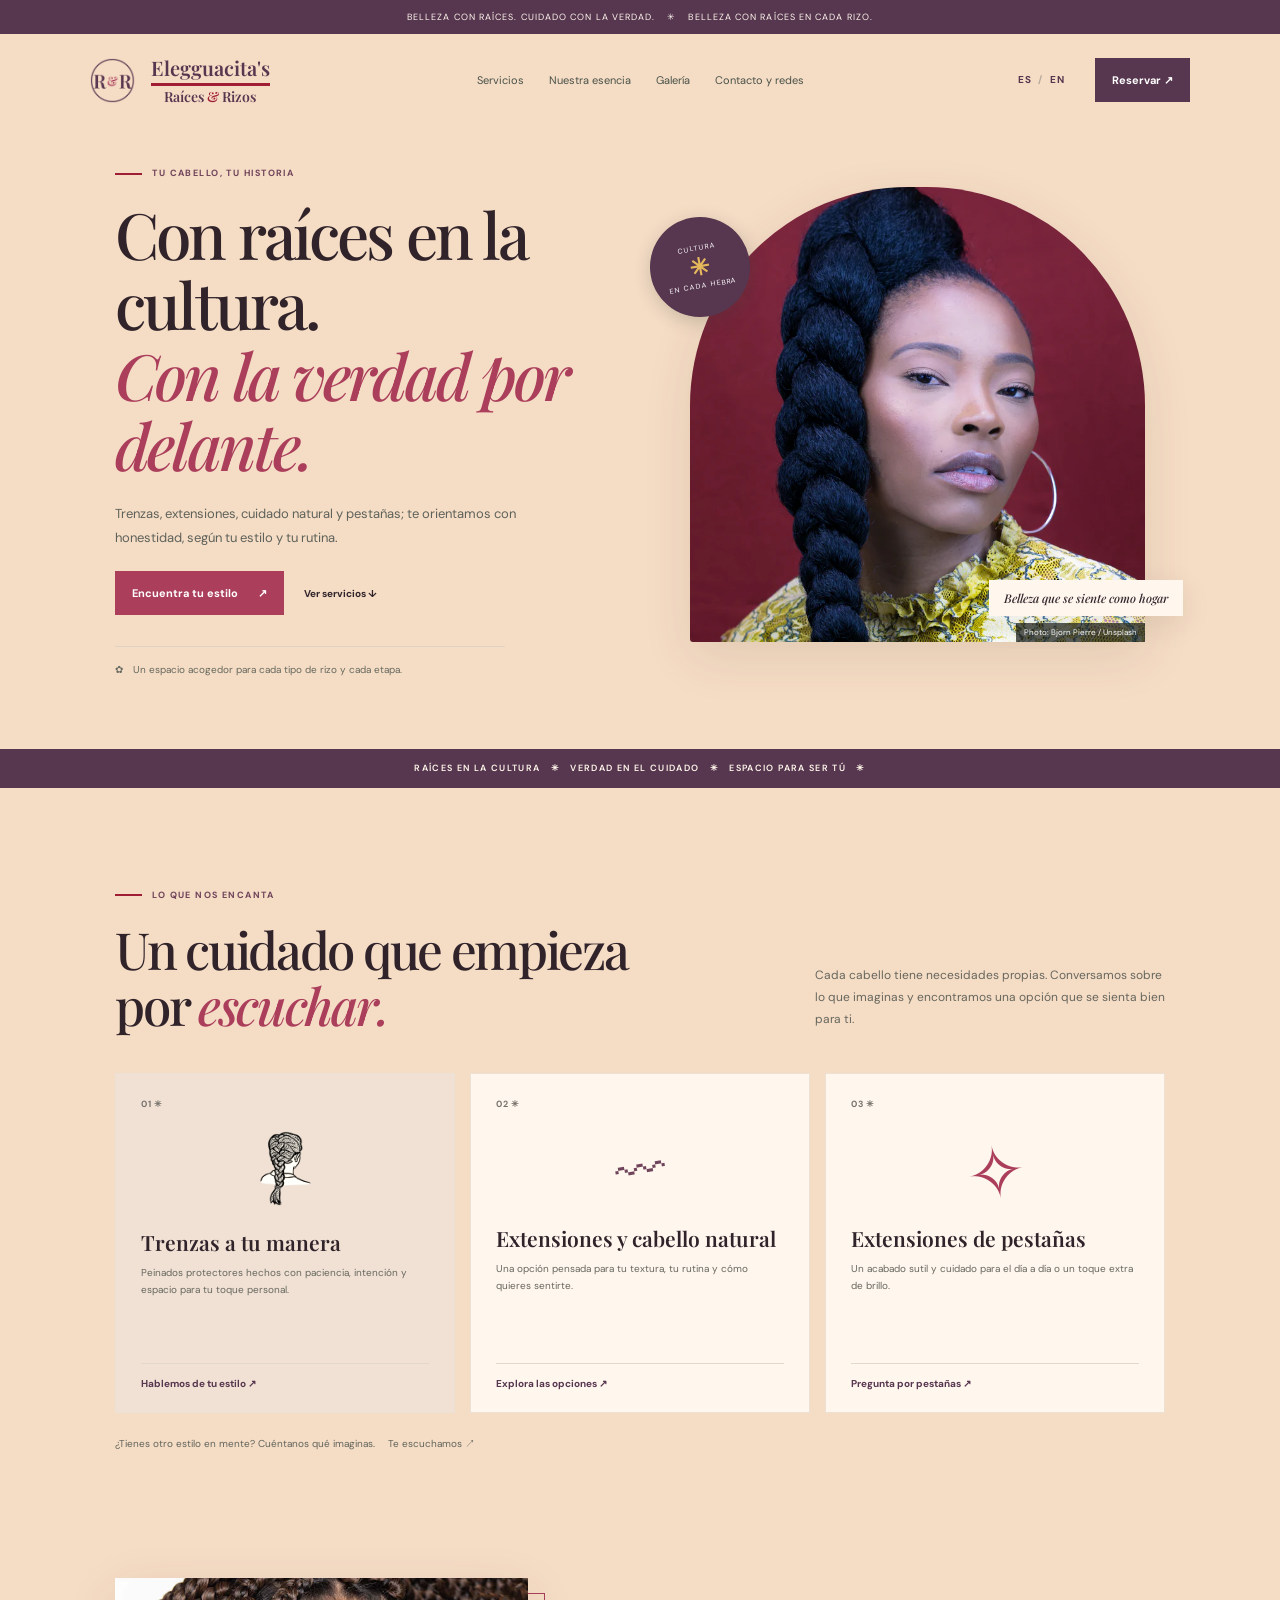
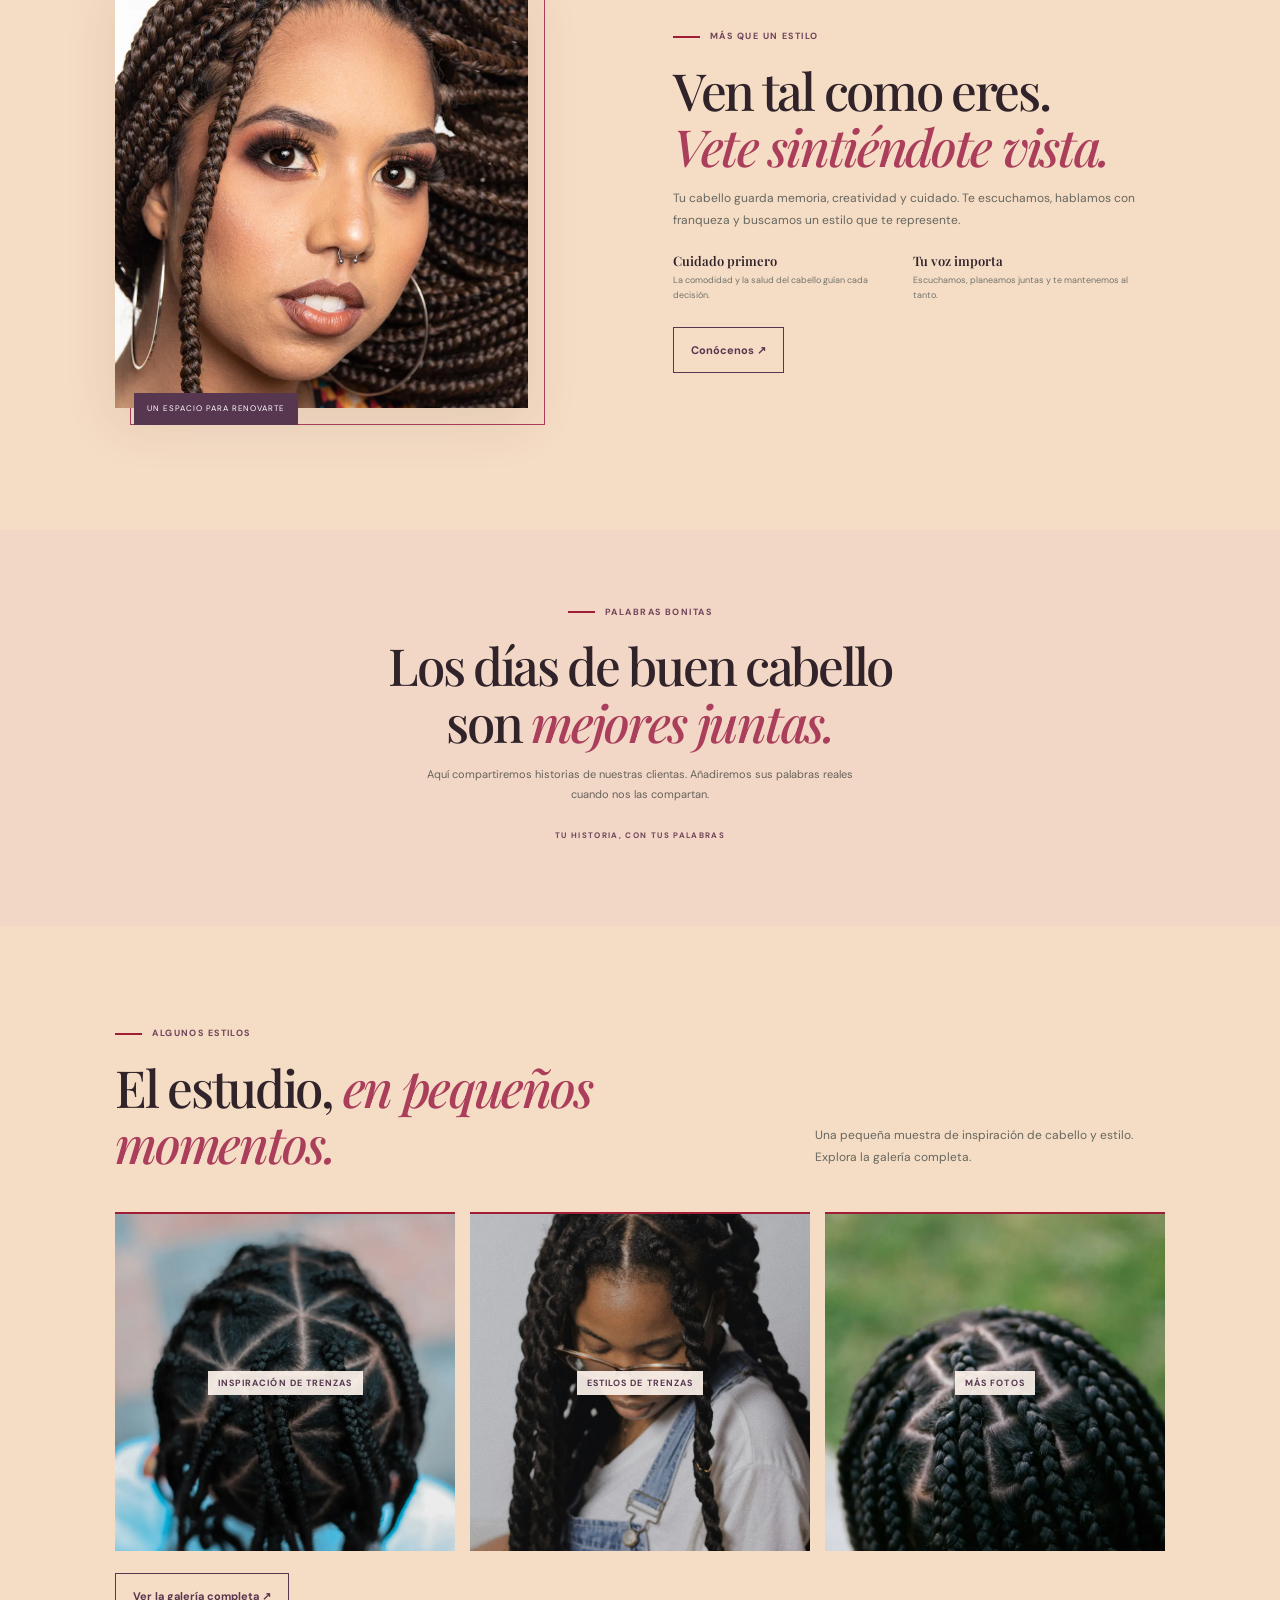
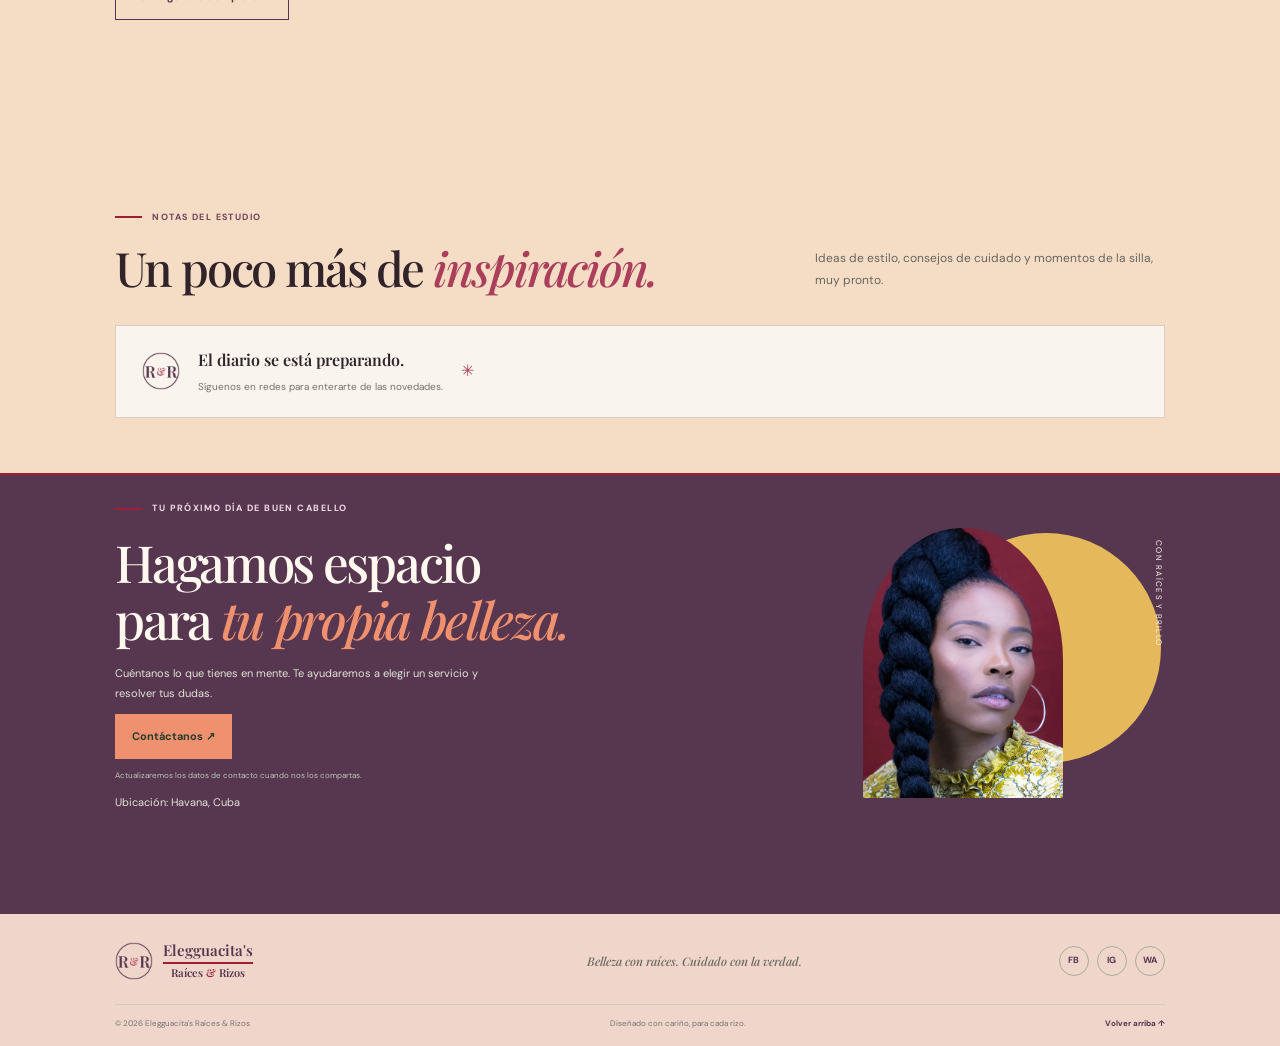
<file: index.html>
<!doctype html>
<html lang="es"><head><meta charset="utf-8"><meta name="viewport" content="width=device-width,initial-scale=1"><meta name="theme-color" content="#F5DCC5"><link rel="icon" type="image/png" sizes="64x64" href="assets/favicon.png"><meta name="description" content="Trenzas, extensiones, cuidado del cabello natural y pestañas en La Habana, Cuba. Belleza con raíces, orientación honesta y un estilo que se siente tuyo.">
<link rel="canonical" href="https://elegguacitas.github.io/">
<meta property="og:type" content="website">
<meta property="og:locale" content="es_CU">
<meta property="og:locale:alternate" content="en_US">
<meta property="og:site_name" content="Elegguacita's Raíces &amp; Rizos">
<meta property="og:title" content="Elegguacita's Raíces &amp; Rizos | Trenzas y belleza en La Habana">
<meta property="og:description" content="Trenzas, extensiones, cuidado del cabello natural y pestañas en La Habana, Cuba. Belleza con raíces, orientación honesta y un estilo que se siente tuyo.">
<meta property="og:url" content="https://elegguacitas.github.io/">
<meta property="og:image" content="https://images.unsplash.com/photo-1641522682563-850550dff807?auto=format&amp;fit=crop&amp;w=1200&amp;h=630&amp;q=85">
<meta property="og:image:alt" content="Fotografía real de una mujer con trenzas largas, como inspiración de estilo para Elegguacita's Raíces &amp; Rizos.">
<meta name="twitter:card" content="summary_large_image">
<meta name="twitter:title" content="Elegguacita's Raíces &amp; Rizos | Trenzas y belleza en La Habana">
<meta name="twitter:description" content="Trenzas, extensiones, cuidado del cabello natural y pestañas en La Habana, Cuba.">
<meta name="twitter:image" content="https://images.unsplash.com/photo-1641522682563-850550dff807?auto=format&amp;fit=crop&amp;w=1200&amp;h=630&amp;q=85">
<link rel="preload" as="image" href="assets/photos/braids.webp" type="image/webp"><meta name="twitter:image:alt" content="Fotografía real de una mujer con trenzas largas."><title>Elegguacita's Raíces &amp; Rizos | Trenzas y belleza en La Habana</title><link rel="stylesheet" href="styles.css"><script src="site-config.js" defer></script><script src="script.js?v=2" defer></script></head>
<body><a class="skip" href="#main" data-en="Skip to content" data-es="Saltar al contenido">Skip to content</a><div class="announcement"><span data-en="Beauty with roots. Honest care." data-es="Belleza con raíces. Cuidado con la verdad.">Belleza con raíces. Cuidado con la verdad.</span> ✳ <span data-en="Beauty rooted in every curl." data-es="Belleza con raíces en cada rizo.">Beauty rooted in every curl.</span></div>
<header><a class="brand" href="#top"><img class="brand-logo" src="assets/rr-logo.png" alt="R&amp;R logo"><span class="brand-copy"><span class="brand-title-group"><span class="brand-name" data-setting="brandName">Elegguacita's</span><span class="brand-divider" aria-hidden="true"></span></span><small data-setting="brandLine">Raíces &amp; Rizos</small></span></a><button class="menu" aria-label="Abrir menú" aria-expanded="false">☰</button><nav><a href="index.html#services" data-en="Services" data-es="Servicios">Services</a><a href="index.html#about" data-en="Our approach" data-es="Nuestra esencia">Our approach</a><a href="gallery.html" data-en="Gallery" data-es="Galería">Gallery</a><a href="contact.html" data-en="Contact &amp; social" data-es="Contacto y redes">Contact &amp; social</a></nav><div class="actions"><button class="lang" aria-label="Cambiar idioma a inglés" aria-pressed="true">ES <span>/</span> EN</button><a class="button dark" href="booking.html" data-en="Book ↗" data-es="Reservar ↗">Reservar ↗</a></div></header>
<main id="main"><section class="hero" id="top"><div><p class="eyebrow" data-en="YOUR HAIR, YOUR STORY" data-es="TU CABELLO, TU HISTORIA">YOUR HAIR, YOUR STORY</p><h1 data-en="Rooted in culture.<br><em>Honest in every touch.</em>" data-es="Con raíces en la cultura.<br><em>Con la verdad por delante.</em>">Con raíces en la cultura.<br><em>Con la verdad por delante.</em></h1><p class="intro" data-en="Braids, extensions, natural hair care, and lashes, with honest guidance shaped around your style and routine." data-es="Trenzas, extensiones, cuidado natural y pestañas; te orientamos con honestidad, según tu estilo y tu rutina.">Trenzas, extensiones, cuidado natural y pestañas; te orientamos con honestidad, según tu estilo y tu rutina.</p><a class="button primary" href="#services"><span data-en="Find your style" data-es="Encuentra tu estilo">Find your style</span> ↗</a><a class="text-link" href="#services" data-en="Explore services ↓" data-es="Ver servicios ↓">Explore services ↓</a><p class="note">✿ <span data-en="A welcoming space for every curl pattern and every chapter." data-es="Un espacio acogedor para cada tipo de rizo y cada etapa.">A welcoming space for every curl pattern and every chapter.</span></p></div><div class="hero-photo"><img src="assets/photos/braids.webp" alt="Woman with long braids, a style inspiration image" width="720" height="720" fetchpriority="high"><span class="credit">Photo: Bjorn Pierre / Unsplash</span><span class="round-stamp"><span data-en="CULTURE" data-es="CULTURA">CULTURA</span><b aria-hidden="true">✳</b><span data-en="IN EVERY STRAND" data-es="EN CADA HEBRA">EN CADA HEBRA</span></span><span class="caption" data-en="Beauty that feels like home" data-es="Belleza que se siente como hogar">Beauty that feels like home</span></div></section>
<div class="ticker"><span data-en="ROOTED IN CULTURE　✳　TRUTH IN CARE　✳　ROOM TO BE YOU　✳　" data-es="RAÍCES EN LA CULTURA　✳　VERDAD EN EL CUIDADO　✳　ESPACIO PARA SER TÚ　✳　">RAÍCES EN LA CULTURA　✳　VERDAD EN EL CUIDADO　✳　ESPACIO PARA SER TÚ　✳　</span></div>
<section class="section" id="services"><div class="section-heading"><div><p class="eyebrow" data-en="THE GOOD STUFF" data-es="LO QUE NOS ENCANTA">THE GOOD STUFF</p><h2 data-en="Care that starts<br>with <em>listening.</em>" data-es="Un cuidado que empieza<br>por <em>escuchar.</em>">Care that starts<br>with <em>listening.</em></h2></div><p data-en="Every head of hair has its own needs. We’ll talk through what you have in mind and find an approach that feels right." data-es="Cada cabello tiene necesidades propias. Conversamos sobre lo que imaginas y encontramos una opción que se sienta bien para ti.">Every head of hair has its own needs. We’ll talk through what you have in mind and find an approach that feels right.</p></div><div class="cards"><article class="card featured"><span class="num">01 ✳</span><img class="clipart" src="assets/photos/braid-lineart.png" alt="Public-domain French braid line art" loading="lazy"><h3 data-en="Braids, your way" data-es="Trenzas a tu manera">Braids, your way</h3><p data-en="Protective styles made with patience, intention, and room for your own touch." data-es="Peinados protectores hechos con paciencia, intención y espacio para tu toque personal.">Protective styles made with patience, intention, and room for your own touch.</p><a href="#contact" class="card-link" data-en="Let’s find your look ↗" data-es="Hablemos de tu estilo ↗">Let’s find your look ↗</a></article><article class="card"><span class="num">02 ✳</span><span class="symbol">〰</span><h3 data-en="Extensions & natural hair" data-es="Extensiones y cabello natural">Extensions & natural hair</h3><p data-en="A thoughtful match for your texture, your routine, and how you want to feel." data-es="Una opción pensada para tu textura, tu rutina y cómo quieres sentirte.">A thoughtful match for your texture, your routine, and how you want to feel.</p><a href="#contact" class="card-link" data-en="Explore the possibilities ↗" data-es="Explora las opciones ↗">Explore the possibilities ↗</a></article><article class="card"><span class="num">03 ✳</span><span class="symbol lash">✧</span><h3 data-en="Lash extensions" data-es="Extensiones de pestañas">Lash extensions</h3><p data-en="A soft, polished finish for everyday ease or a little extra sparkle." data-es="Un acabado sutil y cuidado para el día a día o un toque extra de brillo.">A soft, polished finish for everyday ease or a little extra sparkle.</p><a href="#contact" class="card-link" data-en="Ask about lashes ↗" data-es="Pregunta por pestañas ↗">Ask about lashes ↗</a></article></div><p class="more" data-en="Have another style in mind? Tell us what you’re dreaming up.　 We’re listening ↗" data-es="¿Tienes otro estilo en mente? Cuéntanos qué imaginas.　 Te escuchamos ↗">Have another style in mind? Tell us what you’re dreaming up.　 We’re listening ↗</p></section>
<section class="about section" id="about"><div class="about-photo"><img src="assets/photos/hair-care.webp" alt="Portrait with braided hair, shared as style inspiration" width="640" height="640" loading="lazy" decoding="async"><span data-en="A LITTLE SPACE TO RESET" data-es="UN ESPACIO PARA RENOVARTE">A LITTLE SPACE TO RESET</span></div><div><p class="eyebrow" data-en="MORE THAN A STYLE" data-es="MÁS QUE UN ESTILO">MORE THAN A STYLE</p><h2 data-en="Come as you are.<br><em>Leave feeling seen.</em>" data-es="Ven tal como eres.<br><em>Vete sintiéndote vista.</em>">Come as you are.<br><em>Leave feeling seen.</em></h2><p data-en="Your hair carries memory, creativity, and care. We listen, share honest guidance, and shape a style that feels right for you." data-es="Tu cabello guarda memoria, creatividad y cuidado. Te escuchamos, hablamos con franqueza y buscamos un estilo que te represente.">Tu cabello guarda memoria, creatividad y cuidado. Te escuchamos, hablamos con franqueza y buscamos un estilo que te represente.</p><ul><li><b data-en="Care first" data-es="Cuidado primero">Care first</b><span data-en="Comfort and healthy hair guide every choice." data-es="La comodidad y la salud del cabello guían cada decisión.">Comfort and healthy hair guide every choice.</span></li><li><b data-en="Your voice matters" data-es="Tu voz importa">Your voice matters</b><span data-en="We listen, plan together, and keep you in the loop." data-es="Escuchamos, planeamos juntas y te mantenemos al tanto.">We listen, plan together, and keep you in the loop.</span></li></ul><a class="button outline" href="#contact" data-en="Get to know us ↗" data-es="Conócenos ↗">Get to know us ↗</a></div></section>
<section class="testimonial" id="love"><p class="eyebrow" data-en="KIND WORDS" data-es="PALABRAS BONITAS">KIND WORDS</p><h2 data-en="Good hair days<br>are <em>better together.</em>" data-es="Los días de buen cabello<br>son <em>mejores juntas.</em>">Good hair days<br>are <em>better together.</em></h2><p data-en="Client stories will live here. We’ll add real words from our community as they arrive." data-es="Aquí compartiremos historias de nuestras clientas. Añadiremos sus palabras reales cuando nos las compartan.">Client stories will live here. We’ll add real words from our community as they arrive.</p><small data-en="YOUR STORY, IN YOUR WORDS" data-es="TU HISTORIA, CON TUS PALABRAS">YOUR STORY, IN YOUR WORDS</small></section>
<section class="instagram section" id="instagram"><div class="section-heading"><div><p class="eyebrow" data-en="A FEW LOOKS" data-es="ALGUNOS ESTILOS">ALGUNOS ESTILOS</p><h2 data-en="The studio, <em>in little moments.</em>" data-es="El estudio, <em>en pequeños momentos.</em>">El estudio, <em>en pequeños momentos.</em></h2></div><p data-en="A small preview of hair and style inspiration. Explore the full gallery." data-es="Una pequeña muestra de inspiración de cabello y estilo. Explora la galería completa.">Una pequeña muestra de inspiración de cabello y estilo. Explora la galería completa.</p></div><div class="instagram-grid" aria-label="Vista previa de fotos"><a class="instagram-placeholder" href="gallery.html"><img src="assets/photos/braids-close.webp" alt="Inspiración de trenzas" loading="lazy"><small data-en="BRAID INSPIRATION" data-es="INSPIRACIÓN DE TRENZAS">INSPIRACIÓN DE TRENZAS</small></a><a class="instagram-placeholder" href="gallery.html"><img src="assets/photos/braids-glasses.webp" alt="Trenzas largas con gafas" loading="lazy"><small data-en="BRAID STYLES" data-es="ESTILOS DE TRENZAS">ESTILOS DE TRENZAS</small></a><a class="instagram-placeholder" href="gallery.html"><img src="assets/photos/braids-garden.webp" alt="Trenzas sobre fondo verde" loading="lazy"><small data-en="MORE PHOTOS" data-es="MÁS FOTOS">MÁS FOTOS</small></a></div><a class="button outline gallery-link" href="gallery.html" data-en="View the full gallery ↗" data-es="Ver la galería completa ↗">View the full gallery ↗</a></section><section class="journal section" id="journal"><div class="section-heading"><div><p class="eyebrow" data-en="NOTES FROM THE STUDIO" data-es="NOTAS DEL ESTUDIO">NOTES FROM THE STUDIO</p><h2 data-en="A little more <em>inspiration.</em>" data-es="Un poco más de <em>inspiración.</em>">A little more <em>inspiration.</em></h2></div><p data-en="Style ideas, care notes, and little moments from the chair, coming soon." data-es="Ideas de estilo, consejos de cuidado y momentos de la silla, muy pronto.">Style ideas, care notes, and little moments from the chair, coming soon.</p></div><div class="empty-post"><img class="brand-logo journal-logo" src="assets/rr-logo.png" alt="R&amp;R logo"><div><b data-en="The journal is getting ready." data-es="El diario se está preparando.">The journal is getting ready.</b><p data-en="Follow along on social for the first updates." data-es="Síguenos en redes para enterarte de las novedades.">Follow along on social for the first updates.</p></div>✳</div></section>
<section class="contact section" id="contact"><div><p class="eyebrow" data-en="YOUR NEXT GOOD HAIR DAY" data-es="TU PRÓXIMO DÍA DE BUEN CABELLO">YOUR NEXT GOOD HAIR DAY</p><h2 data-en="Let’s make room<br>for <em>your kind of beautiful.</em>" data-es="Hagamos espacio<br>para <em>tu propia belleza.</em>">Let’s make room<br>for <em>your kind of beautiful.</em></h2><p data-en="Tell us what you have in mind. We’ll help you find the right service and answer your questions." data-es="Cuéntanos lo que tienes en mente. Te ayudaremos a elegir un servicio y resolver tus dudas.">Tell us what you have in mind. We’ll help you find the right service and answer your questions.</p><a class="button light" href="#contact" data-contact="email" data-en="Get in touch ↗" data-es="Contáctanos ↗">Get in touch ↗</a><small data-en="Contact details will be updated when you share them." data-es="Actualizaremos los datos de contacto cuando nos los compartas.">Contact details will be updated when you share them.</small><p class="location" data-setting="location" hidden></p></div><div class="contact-image"><img src="assets/photos/braids.webp" alt="Braid detail for hairstyle inspiration" width="720" height="720" loading="lazy" decoding="async"><span data-en="ROOTED & RADIANT" data-es="CON RAÍCES Y BRILLO">ROOTED & RADIANT</span></div></section></main>
<footer><a class="brand" href="#top"><img class="brand-logo" src="assets/rr-logo.png" alt="R&amp;R logo"><span class="brand-copy"><span class="brand-title-group"><span class="brand-name" data-setting="brandName">Elegguacita's</span><span class="brand-divider" aria-hidden="true"></span></span><small data-setting="brandLine">Raíces &amp; Rizos</small></span></a><p data-en="Beauty with roots. Honest care." data-es="Belleza con raíces. Cuidado con la verdad.">Belleza con raíces. Cuidado con la verdad.</p><div class="social"><a href="contact.html" aria-label="Facebook" data-social="facebook">fb</a><a href="contact.html" aria-label="Instagram" data-social="instagram">ig</a><a href="contact.html" aria-label="WhatsApp" data-social="whatsapp">wa</a></div><div class="footer-bottom"><span>© <span id="year"></span> <span data-setting="businessName">Elegguacita's</span></span><span data-en="Designed with care, for every curl." data-es="Diseñado con cariño, para cada rizo.">Designed with care, for every curl.</span><a href="#top" data-en="Back to top ↑" data-es="Volver arriba ↑">Back to top ↑</a></div></footer></body></html>
</file>
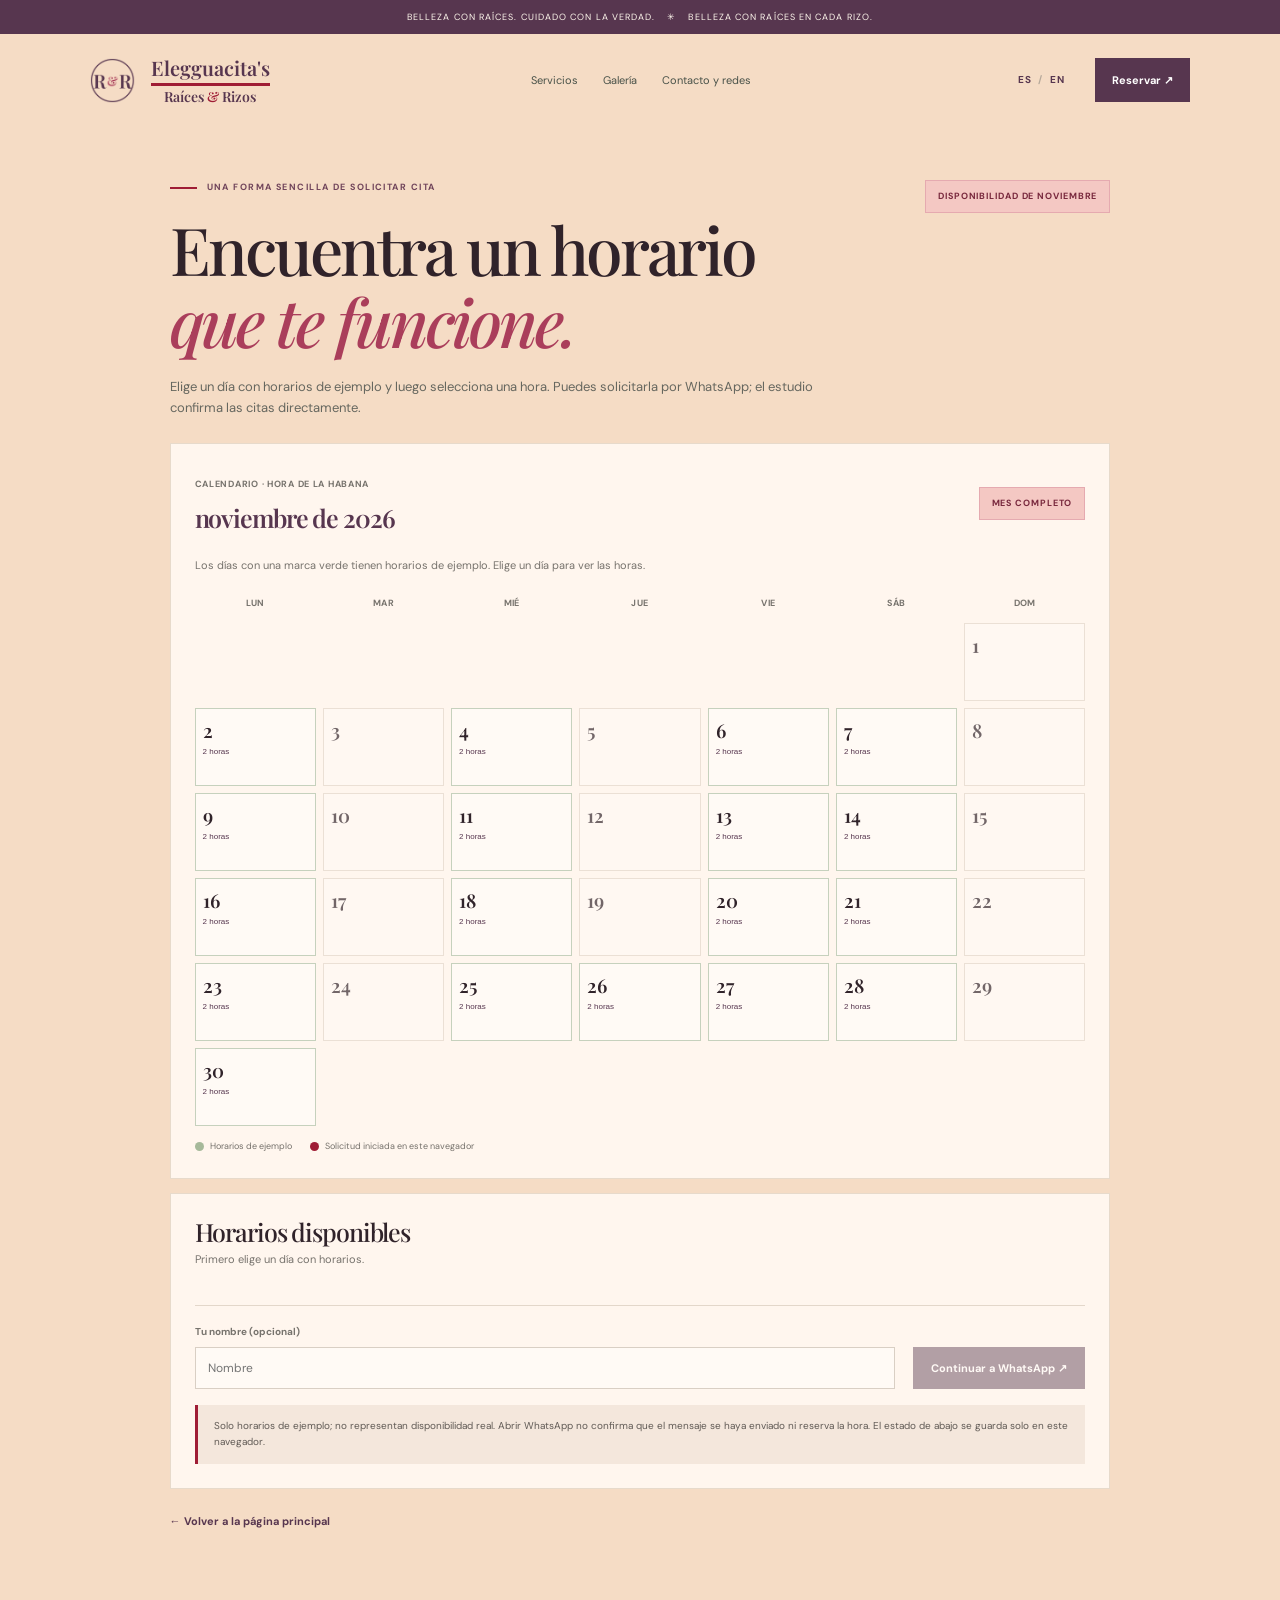
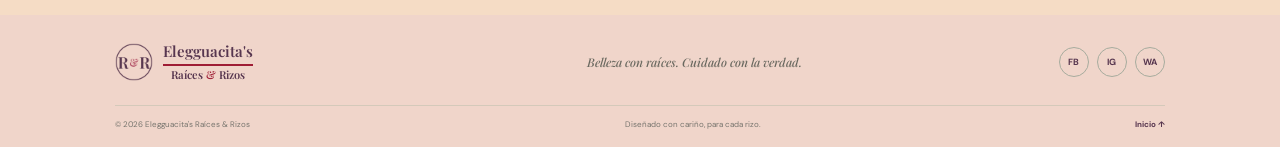
<file: booking.html>
<!doctype html>
<html lang="es">
<head>
<meta charset="utf-8"><meta name="viewport" content="width=device-width,initial-scale=1"><meta name="theme-color" content="#F5DCC5"><meta name="description" content="Solicitud de cita para Elegguacita's Raíces & Rizos.">
<link rel="icon" type="image/png" sizes="64x64" href="assets/favicon.png"><title>Solicitud de cita</title>
<link rel="stylesheet" href="styles.css"><script src="site-config.js" defer></script><script src="script.js?v=3" defer></script>
<style>
.booking-mock{max-width:1120px;margin:auto;padding:54px 7vw 82px}.booking-top{display:flex;justify-content:space-between;gap:25px;align-items:flex-start}.booking-top h1{font-size:clamp(40px,6vw,66px)}.demo-flag{display:inline-block;background:#f4c8c3;color:#78283d;border:1px solid #e5aab0;padding:8px 12px;font-size:9px;font-weight:700;letter-spacing:.1em;text-transform:uppercase}.booking-intro{max-width:690px;color:#66675f;font-size:13px;margin:18px 0 24px}.booking-panel{background:var(--paper);border:1px solid #e7dacb;padding:24px;margin-top:14px}.booking-panel h2{font-size:25px;margin:0 0 5px}.booking-help{font-size:11px;color:#77736d;margin:0 0 17px}.month-bar{display:flex;justify-content:space-between;align-items:center;gap:12px;margin:0 0 17px}.month-title{font:600 25px var(--serif);color:var(--green);margin:0}.month-badge{font-size:9px;font-weight:700;letter-spacing:.08em;color:#77736d;text-transform:uppercase}.calendar-grid{display:grid;grid-template-columns:repeat(7,minmax(0,1fr));gap:7px}.weekday{text-align:center;padding:5px 2px;color:#77736d;font-size:9px;font-weight:700;text-transform:uppercase;letter-spacing:.04em}.calendar-day{min-height:78px;border:1px solid #e3d7ca;background:#fffaf5;color:var(--ink);padding:8px 7px;text-align:left;display:flex;flex-direction:column;align-items:flex-start;gap:4px}.calendar-day.available{cursor:pointer;border-color:#c6d1bd}.calendar-day.available:hover,.calendar-day.available[aria-pressed=true]{border-color:var(--red);box-shadow:inset 0 -3px var(--red);background:#fff8f1}.calendar-day[aria-pressed=true] .date-number{color:var(--red)}.calendar-day.pending{background:#f4e7dc;border-color:#c98075}.calendar-day:disabled{opacity:.68}.calendar-day .date-number{font:600 19px var(--serif)}.calendar-day .slot-count{font-size:8px;line-height:1.2;color:var(--green)}.calendar-day .pending-label{font-size:8px;line-height:1.2;color:#8b2834;font-weight:700}.calendar-empty{min-height:78px}.calendar-legend{display:flex;gap:18px;flex-wrap:wrap;align-items:center;margin-top:13px;font-size:9px;color:#77736d}.reset-demo{border:1px solid #cfc1b4;background:transparent;color:var(--green);padding:7px 10px;font:700 9px var(--sans);cursor:pointer}.reset-demo:hover{border-color:var(--red);color:var(--red)}.reset-demo[hidden]{display:none}.legend-item{display:flex;align-items:center;gap:6px}.legend-dot{width:9px;height:9px;border-radius:50%;background:#a6b99a}.legend-dot.pending-dot{background:var(--red)}.booking-times{display:flex;flex-wrap:wrap;gap:9px}.time-option{border:1px solid #cfc1b4;background:#fffaf5;color:var(--green);padding:10px 14px;font:700 12px var(--sans);cursor:pointer}.time-option[aria-pressed=true],.time-option:hover{background:var(--green);color:#fff}.time-option.pending{background:#f4e7dc;border-color:#c98075;color:#8b2834;cursor:default}.time-option:disabled{opacity:.9}.booking-summary{display:grid;grid-template-columns:1fr auto;align-items:end;gap:18px;margin-top:20px;padding-top:18px;border-top:1px solid #e3d7ca}.booking-summary label{font-size:10px;font-weight:700;color:#77736d;display:grid;gap:6px}.booking-summary input{width:100%;padding:12px;border:1px solid #d9cfc4;background:#fffaf5;font:12px var(--sans);color:var(--ink)}.booking-send{border:0;cursor:pointer;background:var(--green);color:#fff;padding:14px 18px;font:700 11px var(--sans)}.booking-send:disabled{opacity:.45;cursor:not-allowed}.booking-note{background:#f4e7dc;border-left:3px solid var(--red);padding:13px 16px;margin-top:16px;font-size:10px;color:#615b56}.request-preview{display:none;margin-top:15px;background:#edf3e9;border:1px solid #cedac8;padding:15px}.request-preview.visible{display:block}.request-preview b{font:600 17px var(--serif)}.request-preview p{font-size:11px;white-space:pre-line;margin:8px 0 0}.request-status{font-size:10px;color:#78283d;font-weight:700;margin:9px 0 0}.booking-back{display:inline-block;margin-top:23px;color:var(--green);font-size:11px;font-weight:700}.booking-back:hover{color:var(--red)}@media(max-width:620px){.booking-mock{padding:40px 5vw 60px}.booking-top{display:grid}.demo-flag{justify-self:start}.booking-panel{padding:15px}.calendar-grid{gap:4px}.weekday{font-size:8px}.calendar-day,.calendar-empty{min-height:64px}.calendar-day{padding:6px 4px}.calendar-day .date-number{font-size:16px}.calendar-day .slot-count,.calendar-day .pending-label{font-size:7px}.month-title{font-size:22px}.booking-summary{grid-template-columns:1fr}.booking-send{width:100%}}
</style>
</head>
<body>
<a class="skip" href="#main" data-en="Skip to content" data-es="Saltar al contenido">Saltar al contenido</a>
<div class="announcement"><span data-en="Beauty with roots. Honest care." data-es="Belleza con raíces. Cuidado con la verdad.">Belleza con raíces. Cuidado con la verdad.</span> ✳ <span data-en="Beauty rooted in every curl." data-es="Belleza con raíces en cada rizo.">Belleza con raíces en cada rizo.</span></div>
<header><a class="brand" href="index.html#top"><img class="brand-logo" src="assets/rr-logo.png" alt="R&amp;R logo"><span class="brand-copy"><span class="brand-title-group"><span class="brand-name" data-setting="brandName">Elegguacita's</span><span class="brand-divider" aria-hidden="true"></span></span><small data-setting="brandLine">Raíces &amp; Rizos</small></span></a><button class="menu" aria-label="Abrir menú" aria-expanded="false">☰</button><nav><a href="index.html#services" data-en="Services" data-es="Servicios">Servicios</a><a href="gallery.html" data-en="Gallery" data-es="Galería">Galería</a><a href="contact.html" data-en="Contact &amp; social" data-es="Contacto y redes">Contacto y redes</a></nav><div class="actions"><button class="lang" aria-label="Cambiar idioma a inglés" aria-pressed="true">ES <span>/</span> EN</button><a class="button dark" href="booking.html" data-en="Book ↗" data-es="Reservar ↗">Reservar ↗</a></div></header>
<main id="main"><section class="booking-mock">
<div class="booking-top"><div><p class="eyebrow" data-en="A SIMPLE WAY TO REQUEST A TIME" data-es="UNA FORMA SENCILLA DE SOLICITAR CITA">UNA FORMA SENCILLA DE SOLICITAR CITA</p><h1 data-en="Find a time<br><em>that works.</em>" data-es="Encuentra un horario<br><em>que te funcione.</em>">Encuentra un horario<br><em>que te funcione.</em></h1></div><span class="demo-flag" data-en="NOVEMBER AVAILABILITY" data-es="DISPONIBILIDAD DE NOVIEMBRE">DISPONIBILIDAD DE NOVIEMBRE</span></div>
<p class="booking-intro" data-en="Choose a day with sample openings, then choose a time. You can request it through WhatsApp; the studio confirms appointments directly." data-es="Elige un día con horarios de ejemplo y luego selecciona una hora. Puedes solicitarla por WhatsApp; el estudio confirma las citas directamente.">Elige un día con horarios de ejemplo y luego selecciona una hora. Puedes solicitarla por WhatsApp; el estudio confirma las citas directamente.</p>
<section class="booking-panel" aria-labelledby="monthTitle"><div class="month-bar"><div><p class="month-badge" data-en="Calendar · Havana time" data-es="Calendario · hora de La Habana">Calendario · hora de La Habana</p><h2 class="month-title" id="monthTitle">Noviembre 2026</h2></div><span class="demo-flag" data-en="ALL MONTH" data-es="MES COMPLETO">MES COMPLETO</span></div><p class="booking-help" data-en="Days with a green mark show example openings. Choose a day to see its times." data-es="Los días con una marca verde tienen horarios de ejemplo. Elige un día para ver las horas.">Los días con una marca verde tienen horarios de ejemplo. Elige un día para ver las horas.</p><div class="calendar-grid" id="calendarGrid" role="group" aria-label="Calendario de noviembre"></div><div class="calendar-legend"><span class="legend-item"><i class="legend-dot"></i><span data-en="Example openings" data-es="Horarios de ejemplo">Horarios de ejemplo</span></span><span class="legend-item"><i class="legend-dot pending-dot"></i><span data-en="Request started in this browser" data-es="Solicitud iniciada en este navegador">Solicitud iniciada en este navegador</span></span><button class="reset-demo" id="resetDemo" type="button" hidden data-en="Reset selection" data-es="Restablecer selección">Restablecer selección</button></div></section>
<section class="booking-panel" aria-labelledby="timeHeading"><h2 id="timeHeading" data-en="Available times" data-es="Horarios disponibles">Horarios disponibles</h2><p class="booking-help" id="chosenDay" data-en="Choose a day first." data-es="Primero elige un día.">Primero elige un día.</p><div class="booking-times" id="bookingTimes" role="group" aria-label="Horarios"></div><div class="booking-summary"><label><span data-en="Your name (optional)" data-es="Tu nombre (opcional)">Tu nombre (opcional)</span><input id="clientName" type="text" autocomplete="name" data-en-placeholder="Name" data-es-placeholder="Nombre" placeholder="Nombre"></label><button class="booking-send" id="requestButton" type="button" disabled data-en="Continue to WhatsApp ↗" data-es="Continuar a WhatsApp ↗">Continuar a WhatsApp ↗</button></div><div class="booking-note" data-en="Sample times only; they are not real availability. Opening WhatsApp does not confirm that a message was sent or reserve the time. The status below is saved only in this browser." data-es="Solo horarios de ejemplo; no representan disponibilidad real. Abrir WhatsApp no confirma que el mensaje se haya enviado ni reserva la hora. El estado de abajo se guarda solo en este navegador.">Solo horarios de ejemplo; no representan disponibilidad real. Abrir WhatsApp no confirma que el mensaje se haya enviado ni reserva la hora. El estado de abajo se guarda solo en este navegador.</div><div class="request-preview" id="requestPreview" aria-live="polite"><b data-en="WhatsApp message" data-es="Mensaje de WhatsApp">Mensaje de WhatsApp</b><p id="messageText"></p><p class="request-status" id="requestStatus"></p></div></section>
<a class="booking-back" href="index.html" data-en="← Back to the home page" data-es="← Volver a la página principal">← Volver a la página principal</a></section></main>
<footer><a class="brand" href="index.html#top"><img class="brand-logo" src="assets/rr-logo.png" alt="R&amp;R logo"><span class="brand-copy"><span class="brand-title-group"><span class="brand-name" data-setting="brandName">Elegguacita's</span><span class="brand-divider" aria-hidden="true"></span></span><small data-setting="brandLine">Raíces &amp; Rizos</small></span></a><p data-en="Beauty with roots. Honest care." data-es="Belleza con raíces. Cuidado con la verdad.">Belleza con raíces. Cuidado con la verdad.</p><div class="social"><a href="contact.html" aria-label="Facebook" data-social="facebook">fb</a><a href="contact.html" aria-label="Instagram" data-social="instagram">ig</a><a href="contact.html" aria-label="WhatsApp" data-social="whatsapp">wa</a></div><div class="footer-bottom"><span>© <span id="year"></span> <span data-setting="businessName">Elegguacita's Raíces &amp; Rizos</span></span><span data-en="Designed with care, for every curl." data-es="Diseñado con cariño, para cada rizo.">Diseñado con cariño, para cada rizo.</span><a href="index.html#top" data-en="Home ↑" data-es="Inicio ↑">Inicio ↑</a></div></footer>
<script>
document.addEventListener('DOMContentLoaded',()=>{
  const config=window.SITE_CONFIG||{};
  const grid=document.querySelector('#calendarGrid'),timesRoot=document.querySelector('#bookingTimes'),dayLabel=document.querySelector('#chosenDay'),request=document.querySelector('#requestButton'),preview=document.querySelector('#requestPreview'),message=document.querySelector('#messageText'),status=document.querySelector('#requestStatus'),nameInput=document.querySelector('#clientName');
  const month=(config.bookingDemoMonth||'2026-11').split('-').map(Number),year=month[0],monthIndex=month[1]-1;
  const availability=new Map((Array.isArray(config.bookingDemoAvailability)?config.bookingDemoAvailability:[]).map(item=>[item.date,item.times||[]]));
  const pending=new Set(JSON.parse(sessionStorage.getItem('rrDemoPendingSlots')||'[]'));
  const resetDemo=document.querySelector('#resetDemo');
  let selectedDate=null,selectedTime=null;
  resetDemo.hidden=pending.size===0;
  resetDemo.addEventListener('click',()=>{pending.clear();sessionStorage.removeItem('rrDemoPendingSlots');selectedDate=null;selectedTime=null;preview.classList.remove('visible');resetDemo.hidden=true;drawCalendar();drawTimes();});
  const es=()=>document.documentElement.lang==='es';
  const localDate=(iso)=>{const [y,m,d]=iso.split('-').map(Number);return new Date(y,m-1,d,12);};
  const isoDate=(date)=>`${date.getFullYear()}-${String(date.getMonth()+1).padStart(2,'0')}-${String(date.getDate()).padStart(2,'0')}`;
  const fullDate=(date)=>new Intl.DateTimeFormat(es()?'es-ES':'en-US',{weekday:'long',day:'numeric',month:'long',year:'numeric'}).format(date);
  function drawCalendar(){
    grid.innerHTML='';
    const weekdayNames=es()?['Lun','Mar','Mié','Jue','Vie','Sáb','Dom']:['Mon','Tue','Wed','Thu','Fri','Sat','Sun'];
    weekdayNames.forEach(name=>{const el=document.createElement('span');el.className='weekday';el.textContent=name;grid.append(el);});
    const firstDay=new Date(year,monthIndex,1,12).getDay();
    const offset=(firstDay+6)%7;
    for(let i=0;i<offset;i++){const blank=document.createElement('span');blank.className='calendar-empty';blank.setAttribute('aria-hidden','true');grid.append(blank);}
    const count=new Date(year,monthIndex+1,0,12).getDate();
    for(let day=1;day<=count;day++){
      const iso=`${year}-${String(monthIndex+1).padStart(2,'0')}-${String(day).padStart(2,'0')}`;
      const openings=availability.get(iso)||[],button=document.createElement('button'),isPending=openings.some(time=>pending.has(`${iso}|${time}`));
      button.type='button';button.className='calendar-day'+(openings.length?' available':'')+(isPending?' pending':'');button.disabled=!openings.length;button.setAttribute('aria-pressed',String(iso===selectedDate));
      const number=document.createElement('span');number.className='date-number';number.textContent=String(day);button.append(number);
      if(openings.length){const label=document.createElement('span');label.className='slot-count';label.textContent=es()?`${openings.length} ${openings.length===1?'hora':'horas'}`:`${openings.length} ${openings.length===1?'time':'times'}`;button.append(label);}
      if(isPending){const label=document.createElement('span');label.className='pending-label';label.textContent=es()?'Solicitud iniciada':'Request started';button.append(label);}
      if(openings.length)button.addEventListener('click',()=>{selectedDate=iso;selectedTime=null;drawCalendar();drawTimes();});
      grid.append(button);
    }
    document.querySelector('#monthTitle').textContent=new Intl.DateTimeFormat(es()?'es-ES':'en-US',{month:'long',year:'numeric'}).format(new Date(year,monthIndex,1,12));
  }
  function drawTimes(){
    timesRoot.innerHTML='';
    if(!selectedDate){dayLabel.textContent=es()?'Primero elige un día con horarios.':'Choose a day with openings first.';request.disabled=true;return;}
    dayLabel.textContent=(es()?'Horarios de ejemplo para ':'Sample times for ')+fullDate(localDate(selectedDate));
    (availability.get(selectedDate)||[]).forEach(time=>{
      const key=`${selectedDate}|${time}`,isPending=pending.has(key),button=document.createElement('button');
      button.type='button';button.className='time-option'+(isPending?' pending':'');button.textContent=isPending?(es()?`${time} · Solicitud iniciada`:`${time} · Request started`):time;button.disabled=isPending;button.setAttribute('aria-pressed',String(time===selectedTime));
      if(!isPending)button.addEventListener('click',()=>{selectedTime=time;drawTimes();});
      timesRoot.append(button);
    });
    request.disabled=!selectedTime;
  }
  function buildMessage(){const date=fullDate(localDate(selectedDate)),name=nameInput.value.trim();return es()?`Hola, quisiera solicitar una cita para el ${date} a las ${selectedTime}.${name?` Mi nombre es ${name}.`:''} ¿Sigue disponible?`:`Hello, I’d like to request an appointment for ${date} at ${selectedTime}.${name?` My name is ${name}.`:''} Is this still available?`;}
  request.addEventListener('click',()=>{
    if(!selectedDate||!selectedTime)return;
    const key=`${selectedDate}|${selectedTime}`,text=buildMessage(),digits=(config.whatsapp||'').replace(/\D/g,'');
    pending.add(key);sessionStorage.setItem('rrDemoPendingSlots',JSON.stringify([...pending]));resetDemo.hidden=false;
    message.textContent=text;preview.classList.add('visible');
    if(digits){status.textContent=es()?'WhatsApp se abrió con el mensaje. La web no puede verificar si pulsaste Enviar; espera la confirmación del estudio.':'WhatsApp opened with the message. The site cannot verify that you pressed Send; wait for the studio to confirm.';window.open(`https://wa.me/${digits}?text=${encodeURIComponent(text)}`,'_blank','noopener,noreferrer');}
    else status.textContent=es()?'Solicitud iniciada en este navegador.':'Request started in this browser.';
    drawCalendar();drawTimes();
  });
  document.querySelector('.lang').addEventListener('click',()=>queueMicrotask(()=>{drawCalendar();drawTimes();}));
  drawCalendar();drawTimes();
});
</script>
</body>
</html>
</file>
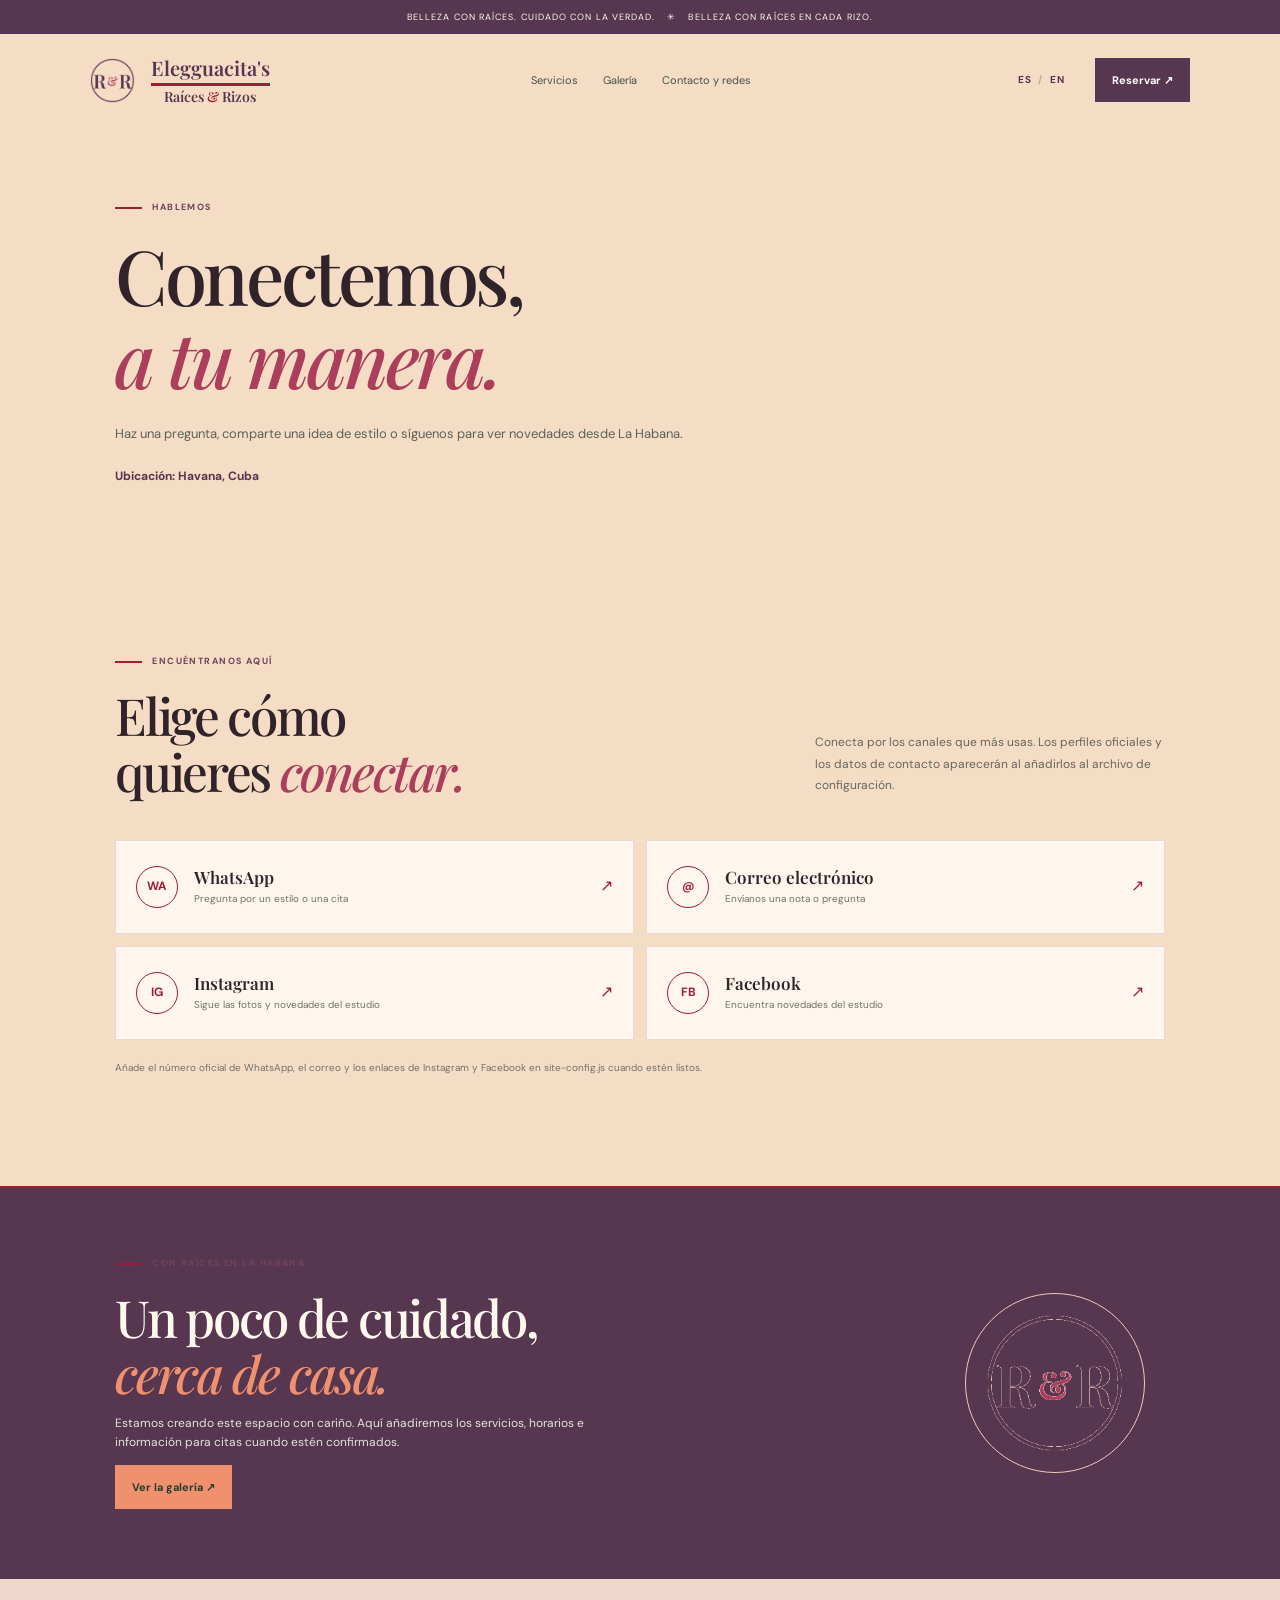
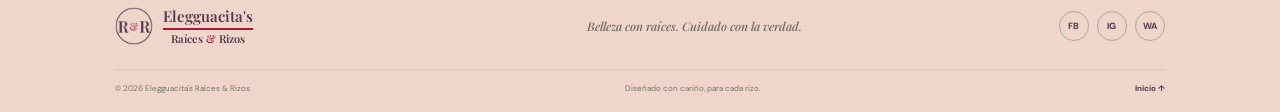
<file: contact.html>
<!doctype html>
<html lang="es"><head><meta charset="utf-8"><meta name="viewport" content="width=device-width,initial-scale=1"><meta name="theme-color" content="#F5DCC5"><meta name="description" content="Contacta a Elegguacita's Raíces & Rizos en La Habana. Conecta por WhatsApp y redes sociales."><link rel="icon" type="image/png" sizes="64x64" href="assets/favicon.png"><meta property="og:locale" content="es_CU"><meta property="og:site_name" content="Elegguacita's Raíces &amp; Rizos"><meta property="og:title" content="Contacto y redes | Elegguacita's Raíces &amp; Rizos"><meta property="og:description" content="Conecta con Elegguacita's Raíces &amp; Rizos en La Habana, Cuba."><meta property="og:type" content="website"><title>Contacto | Elegguacita's Raíces &amp; Rizos</title><link rel="stylesheet" href="styles.css"><script src="site-config.js" defer></script><script src="script.js?v=2" defer></script></head>
<body><a class="skip" href="#main" data-en="Skip to content" data-es="Saltar al contenido">Saltar al contenido</a><div class="announcement"><span data-en="Beauty with roots. Honest care." data-es="Belleza con raíces. Cuidado con la verdad.">Belleza con raíces. Cuidado con la verdad.</span> ✳ <span data-en="Beauty rooted in every curl." data-es="Belleza con raíces en cada rizo.">Belleza con raíces en cada rizo.</span></div>
<header><a class="brand" href="index.html#top"><img class="brand-logo" src="assets/rr-logo.png" alt="R&amp;R logo"><span class="brand-copy"><span class="brand-title-group"><span class="brand-name" data-setting="brandName">Elegguacita's</span><span class="brand-divider" aria-hidden="true"></span></span><small data-setting="brandLine">Raíces &amp; Rizos</small></span></a><button class="menu" aria-label="Abrir menú" aria-expanded="false">☰</button><nav><a href="index.html#services" data-en="Services" data-es="Servicios">Servicios</a><a href="gallery.html" data-en="Gallery" data-es="Galería">Galería</a><a href="contact.html" aria-current="page" data-en="Contact & social" data-es="Contacto y redes">Contacto y redes</a></nav><div class="actions"><button class="lang" aria-label="Cambiar idioma a inglés" aria-pressed="true">ES <span>/</span> EN</button><a class="button dark" href="booking.html" data-en="Book ↗" data-es="Reservar ↗">Reservar ↗</a></div></header>
<main id="main"><section class="page-hero"><p class="eyebrow" data-en="SAY HELLO" data-es="HABLEMOS">HABLEMOS</p><h1 data-en="Let’s connect,<br><em>at your pace.</em>" data-es="Conectemos,<br><em>a tu manera.</em>">Conectemos,<br><em>a tu manera.</em></h1><p class="intro" data-en="Ask a question, share a style idea, or follow along for updates from Havana." data-es="Haz una pregunta, comparte una idea de estilo o síguenos para ver novedades desde La Habana.">Haz una pregunta, comparte una idea de estilo o síguenos para ver novedades desde La Habana.</p><p class="location page-location" data-setting="location">La Habana, Cuba</p></section>
<section class="connect section" id="connect"><div class="section-heading"><div><p class="eyebrow" data-en="FIND US HERE" data-es="ENCUÉNTRANOS AQUÍ">ENCUÉNTRANOS AQUÍ</p><h2 data-en="Choose how<br>you’d like to <em>connect.</em>" data-es="Elige cómo<br>quieres <em>conectar.</em>">Elige cómo<br>quieres <em>conectar.</em></h2></div><p data-en="Connect through the channels you use most. Official profiles and contact details will appear as they’re added to the settings file." data-es="Conecta por los canales que más usas. Los perfiles oficiales y los datos de contacto aparecerán al añadirlos al archivo de configuración.">Conecta por los canales que más usas. Los perfiles oficiales y los datos de contacto aparecerán al añadirlos al archivo de configuración.</p></div><div class="contact-options"><a class="contact-option" data-contact="whatsapp" href="#" hidden><span class="option-icon">wa</span><span><b>WhatsApp</b><small data-en="Ask about a style or appointment" data-es="Pregunta por un estilo o una cita">Pregunta por un estilo o una cita</small></span><span class="option-arrow">↗</span></a><a class="contact-option" data-contact="email" href="#" hidden><span class="option-icon">@</span><span><b data-en="Email" data-es="Correo electrónico">Correo electrónico</b><small data-en="Send a note or question" data-es="Envíanos una nota o pregunta">Envíanos una nota o pregunta</small></span><span class="option-arrow">↗</span></a><a class="contact-option" data-social="instagram" href="contact.html"><span class="option-icon">ig</span><span><b>Instagram</b><small data-en="Follow studio photos and updates" data-es="Sigue las fotos y novedades del estudio">Sigue las fotos y novedades del estudio</small></span><span class="option-arrow">↗</span></a><a class="contact-option" data-social="facebook" href="contact.html"><span class="option-icon">fb</span><span><b>Facebook</b><small data-en="Find updates and studio news" data-es="Encuentra novedades del estudio">Encuentra novedades del estudio</small></span><span class="option-arrow">↗</span></a></div><p class="settings-note" data-en="Add the official WhatsApp number, email, Instagram, and Facebook links in site-config.js when ready." data-es="Añade el número oficial de WhatsApp, el correo y los enlaces de Instagram y Facebook en site-config.js cuando estén listos.">Añade el número oficial de WhatsApp, el correo y los enlaces de Instagram y Facebook en site-config.js cuando estén listos.</p></section><section class="contact-detail"><div><p class="eyebrow" data-en="ROOTED IN HAVANA" data-es="CON RAÍCES EN LA HABANA">CON RAÍCES EN LA HABANA</p><h2 data-en="A little care,<br><em>close to home.</em>" data-es="Un poco de cuidado,<br><em>cerca de casa.</em>">Un poco de cuidado,<br><em>cerca de casa.</em></h2><p data-en="We’re building this space with care. Service details, hours, and appointment guidance can be added here as they’re confirmed." data-es="Estamos creando este espacio con cariño. Aquí añadiremos los servicios, horarios e información para citas cuando estén confirmados.">Estamos creando este espacio con cariño. Aquí añadiremos los servicios, horarios e información para citas cuando estén confirmados.</p><a href="gallery.html" class="button light" data-en="See the gallery ↗" data-es="Ver la galería ↗">Ver la galería ↗</a></div><div class="contact-detail-mark"><img src="assets/rr-logo.png" alt="Logo de Raíces &amp; Rizos"></div></section></main>
<footer><a class="brand" href="index.html#top"><img class="brand-logo" src="assets/rr-logo.png" alt="R&amp;R logo"><span class="brand-copy"><span class="brand-title-group"><span class="brand-name" data-setting="brandName">Elegguacita's</span><span class="brand-divider" aria-hidden="true"></span></span><small data-setting="brandLine">Raíces &amp; Rizos</small></span></a><p data-en="Beauty with roots. Honest care." data-es="Belleza con raíces. Cuidado con la verdad.">Belleza con raíces. Cuidado con la verdad.</p><div class="social"><a href="contact.html" aria-label="Facebook" data-social="facebook">fb</a><a href="contact.html" aria-label="Instagram" data-social="instagram">ig</a><a href="contact.html" aria-label="WhatsApp" data-social="whatsapp">wa</a></div><div class="footer-bottom"><span>© <span id="year"></span> <span data-setting="businessName">Elegguacita's Raíces &amp; Rizos</span></span><span data-en="Designed with care, for every curl." data-es="Diseñado con cariño, para cada rizo.">Diseñado con cariño, para cada rizo.</span><a href="index.html#top" data-en="Home ↑" data-es="Inicio ↑">Inicio ↑</a></div></footer></body></html>
</file>
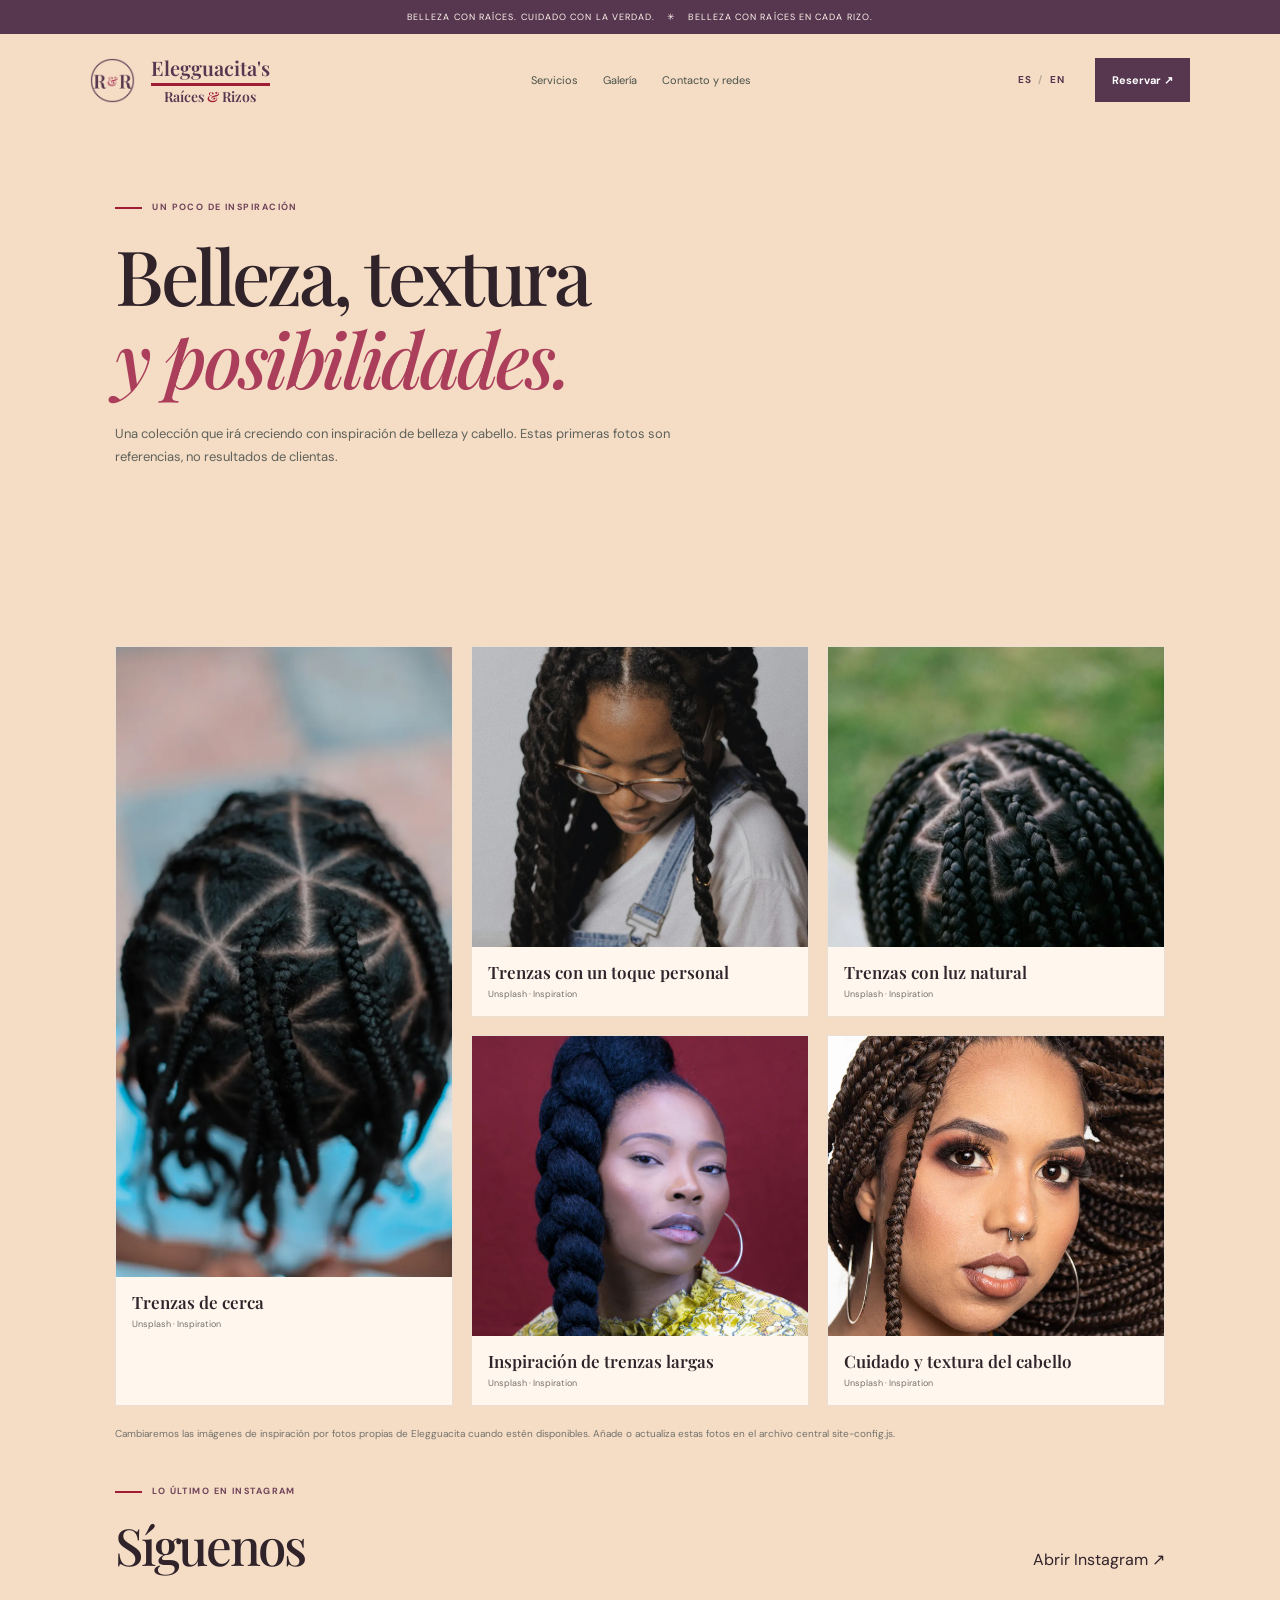
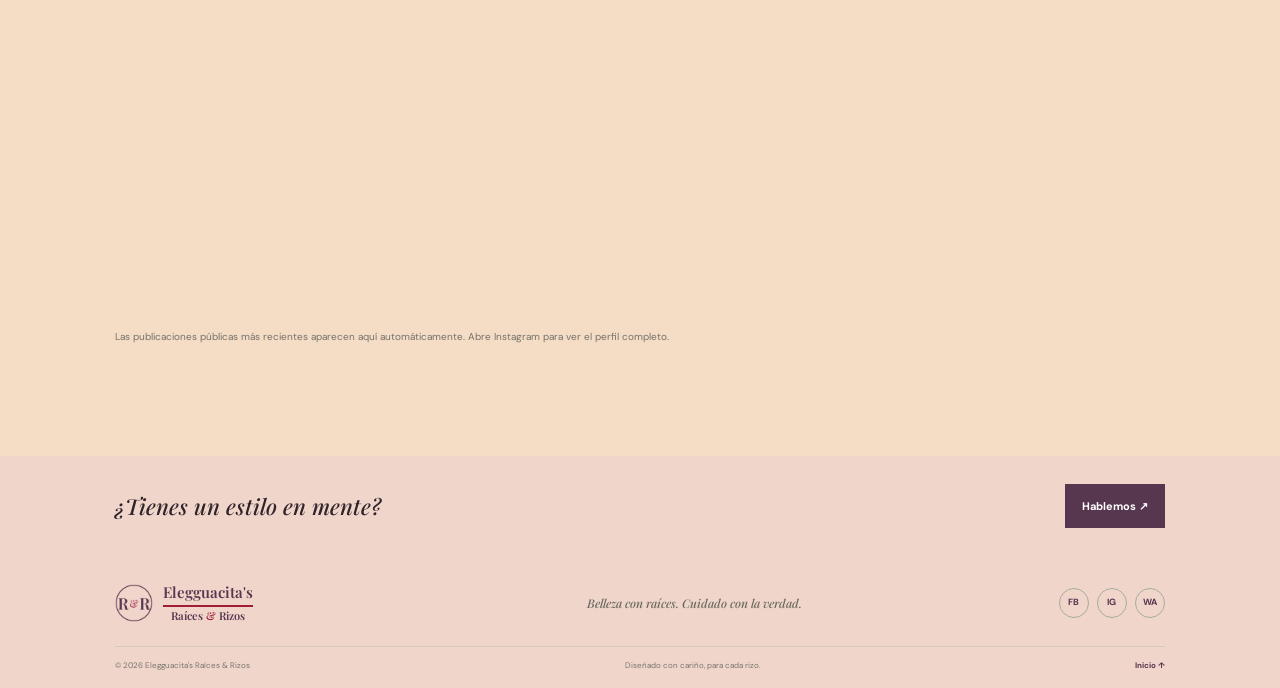
<file: gallery.html>
<!doctype html>
<html lang="es"><head><meta charset="utf-8"><meta name="viewport" content="width=device-width,initial-scale=1"><meta name="theme-color" content="#F5DCC5"><meta name="description" content="Galería de inspiración capilar de Elegguacita's Raíces & Rizos en La Habana, Cuba."><link rel="icon" type="image/png" sizes="64x64" href="assets/favicon.png"><meta property="og:locale" content="es_CU"><meta property="og:site_name" content="Elegguacita's Raíces &amp; Rizos"><meta property="og:title" content="Galería | Elegguacita's Raíces &amp; Rizos"><meta property="og:description" content="Fotos e inspiración de trenzas y cuidado del cabello en La Habana."><meta property="og:type" content="website"><title>Galería | Elegguacita's Raíces &amp; Rizos</title><link rel="stylesheet" href="styles.css"><script src="site-config.js" defer></script><script src="script.js?v=2" defer></script><script src="https://elfsightcdn.com/platform.js" async></script></head>
<body><a class="skip" href="#main" data-en="Skip to content" data-es="Saltar al contenido">Saltar al contenido</a><div class="announcement"><span data-en="Beauty with roots. Honest care." data-es="Belleza con raíces. Cuidado con la verdad.">Belleza con raíces. Cuidado con la verdad.</span> ✳ <span data-en="Beauty rooted in every curl." data-es="Belleza con raíces en cada rizo.">Belleza con raíces en cada rizo.</span></div>
<header><a class="brand" href="index.html#top"><img class="brand-logo" src="assets/rr-logo.png" alt="R&amp;R logo"><span class="brand-copy"><span class="brand-title-group"><span class="brand-name" data-setting="brandName">Elegguacita's</span><span class="brand-divider" aria-hidden="true"></span></span><small data-setting="brandLine">Raíces &amp; Rizos</small></span></a><button class="menu" aria-label="Abrir menú" aria-expanded="false">☰</button><nav><a href="index.html#services" data-en="Services" data-es="Servicios">Servicios</a><a href="gallery.html" aria-current="page" data-en="Gallery" data-es="Galería">Galería</a><a href="contact.html" data-en="Contact & social" data-es="Contacto y redes">Contacto y redes</a></nav><div class="actions"><button class="lang" aria-label="Cambiar idioma a inglés" aria-pressed="true">ES <span>/</span> EN</button><a class="button dark" href="booking.html" data-en="Book ↗" data-es="Reservar ↗">Reservar ↗</a></div></header>
<main id="main"><section class="page-hero gallery-hero"><p class="eyebrow" data-en="A FEW MOMENTS OF INSPIRATION" data-es="UN POCO DE INSPIRACIÓN">UN POCO DE INSPIRACIÓN</p><h1 data-en="Beauty, texture,<br><em>and possibility.</em>" data-es="Belleza, textura<br><em>y posibilidades.</em>">Belleza, textura<br><em>y posibilidades.</em></h1><p class="intro" data-en="A growing collection of hair and beauty inspiration. These first photos are references, not client results." data-es="Una colección que irá creciendo con inspiración de belleza y cabello. Estas primeras fotos son referencias, no resultados de clientas.">Una colección que irá creciendo con inspiración de belleza y cabello. Estas primeras fotos son referencias, no resultados de clientas.</p></section><section class="section gallery-section"><div class="gallery-grid" data-gallery></div><p class="gallery-note" data-en="We’ll replace inspiration images with Elegguacita’s own photos as they become available. Add or update these image entries in the central site-config.js settings file." data-es="Cambiaremos las imágenes de inspiración por fotos propias de Elegguacita cuando estén disponibles. Añade o actualiza estas fotos en el archivo central site-config.js.">Cambiaremos las imágenes de inspiración por fotos propias de Elegguacita cuando estén disponibles. Añade o actualiza estas fotos en el archivo central site-config.js.</p><section class="instagram-live-section" aria-label="Instagram"><div class="instagram-live-heading"><div><p class="eyebrow" data-en="LATEST FROM INSTAGRAM" data-es="LO ÚLTIMO EN INSTAGRAM">LO ÚLTIMO EN INSTAGRAM</p><h2 data-en="Follow along" data-es="Síguenos">Síguenos</h2></div><a class="gallery-link" href="https://www.instagram.com/panama_slim_/" target="_blank" rel="noopener noreferrer" data-en="Open Instagram ↗" data-es="Abrir Instagram ↗">Abrir Instagram ↗</a></div><div class="elfsight-app-ba1deccc-90d2-4d3f-a4ff-277c559afc6d" data-elfsight-app-lazy></div><p class="gallery-note" data-en="The latest public posts appear here automatically. Open Instagram to see the full profile." data-es="Las publicaciones públicas más recientes aparecen aquí automáticamente. Abre Instagram para ver el perfil completo.">Las publicaciones públicas más recientes aparecen aquí automáticamente. Abre Instagram para ver el perfil completo.</p></section></section><section class="gallery-cta"><p data-en="Have a style in mind?" data-es="¿Tienes un estilo en mente?">¿Tienes un estilo en mente?</p><a class="button dark" href="contact.html" data-en="Let’s talk ↗" data-es="Hablemos ↗">Hablemos ↗</a></section></main>
<footer><a class="brand" href="index.html#top"><img class="brand-logo" src="assets/rr-logo.png" alt="R&amp;R logo"><span class="brand-copy"><span class="brand-title-group"><span class="brand-name" data-setting="brandName">Elegguacita's</span><span class="brand-divider" aria-hidden="true"></span></span><small data-setting="brandLine">Raíces &amp; Rizos</small></span></a><p data-en="Beauty with roots. Honest care." data-es="Belleza con raíces. Cuidado con la verdad.">Belleza con raíces. Cuidado con la verdad.</p><div class="social"><a href="contact.html" aria-label="Facebook" data-social="facebook">fb</a><a href="contact.html" aria-label="Instagram" data-social="instagram">ig</a><a href="contact.html" aria-label="WhatsApp" data-social="whatsapp">wa</a></div><div class="footer-bottom"><span>© <span id="year"></span> <span data-setting="businessName">Elegguacita's Raíces &amp; Rizos</span></span><span data-en="Designed with care, for every curl." data-es="Diseñado con cariño, para cada rizo.">Diseñado con cariño, para cada rizo.</span><a href="index.html#top" data-en="Home ↑" data-es="Inicio ↑">Inicio ↑</a></div></footer></body></html>
</file>
<file: styles.css>
@font-face{font-family:'DM Sans';src:url('assets/fonts/dm-sans-latin.woff2') format('woff2');font-style:normal;font-weight:400 700;font-display:swap}
@font-face{font-family:'Playfair Display';src:url('assets/fonts/playfair-display-latin.woff2') format('woff2');font-style:normal;font-weight:500 700;font-display:swap}
@font-face{font-family:'Playfair Display';src:url('assets/fonts/playfair-display-italic-latin.woff2') format('woff2');font-style:italic;font-weight:500 700;font-display:swap}:root{--cream:#F5DCC5;--paper:#FFF6EE;--ink:#30232A;--green:#57364F;--green2:#70445A;--orange:#AA3E5B;--peach:#EF916F;--red:#9F1D35;--marigold:#E5B85C;--serif:'Playfair Display',Georgia,serif;--sans:'DM Sans',Arial,sans-serif}*{box-sizing:border-box}html{scroll-behavior:smooth}body{margin:0;background:var(--cream);color:var(--ink);font:16px/1.65 var(--sans)}a{color:inherit;text-decoration:none}img{display:block;max-width:100%}.skip{position:absolute;left:-1000px}.skip:focus{left:10px;top:10px;background:#fff;padding:10px;z-index:99}.announcement{height:34px;background:var(--green);color:#fff8ed;display:flex;align-items:center;justify-content:center;gap:12px;font-size:9px;letter-spacing:.12em;text-transform:uppercase}header{height:92px;padding:0 7vw;display:flex;align-items:center;justify-content:space-between;position:relative;z-index:5}.brand{display:flex;align-items:center;gap:16px;font:600 18px var(--serif);line-height:1.1}.brand-copy{display:flex;flex-direction:column;align-items:center;min-width:0}.brand-title-group{display:flex;flex-direction:column;align-items:stretch;align-self:center}.brand-name{font-family:var(--serif);font-weight:600;color:var(--green);white-space:nowrap;line-height:1.05}header .brand-name{font-size:var(--header-title-size,18px)}.brand-divider{width:100%;height:3px;min-height:3px;background:var(--red);margin:5px 0 4px}.brand small{display:block;font:600 15px/1 var(--serif);letter-spacing:0;color:var(--green);white-space:nowrap}header .brand small{font-size:var(--header-subtitle-size,15px)}.brand i,.brand-amp{font-style:normal;color:var(--red)}.brand-logo{width:45px;height:45px;object-fit:contain;flex:none}.journal-logo{width:38px;height:38px}.monogram{width:45px;height:45px;border:1px solid var(--green);border-radius:50%;display:flex;align-items:center;justify-content:center;gap:1px;color:var(--green);font:600 17px var(--serif);flex:none}.monogram span{font-size:11px;color:var(--orange)}nav,.actions{display:flex;align-items:center;gap:25px}nav a{font-size:11px;color:#495249}nav a:hover,.text-link:hover{color:var(--orange)}.lang{border:0;background:none;font:700 10px var(--sans);cursor:pointer;color:var(--green);letter-spacing:.08em}.lang span{color:#b6a99b;margin:0 4px}.button{display:inline-flex;align-items:center;gap:20px;padding:13px 17px;font-size:11px;font-weight:700;transition:.2s}.button:hover{transform:translateY(-2px)}.dark{background:var(--green);color:#fff}.dark:hover{background:#243a2a}.menu{display:none}.hero{max-width:1500px;margin:auto;min-height:560px;padding:40px 9vw 60px;display:grid;grid-template-columns:1fr 1fr;gap:7vw;align-items:center}.eyebrow{font-size:9px;font-weight:700;letter-spacing:.16em;color:var(--green2);margin:0 0 18px}.eyebrow:before{content:"";display:inline-block;width:27px;height:2px;background:var(--red);vertical-align:middle;margin-right:10px}h1,h2{font:500 clamp(42px,5vw,72px)/1.1 var(--serif);letter-spacing:-.045em;margin:0}h1 em,h2 em{color:var(--orange);font-weight:500}.intro{max-width:420px;color:#5e625a;font-size:13px;line-height:1.8;margin:22px 0}.primary{background:var(--orange);color:white;margin-right:20px}.primary:hover{background:#b75f40}.text-link{font-size:10px;font-weight:700}.note{display:flex;align-items:center;gap:10px;border-top:1px solid #ddd2c3;padding-top:15px;margin-top:31px;max-width:390px;color:#66695e;font-size:10px}.note:first-letter{color:var(--orange)}.hero-photo{position:relative;width:100%;max-width:470px;margin:auto;padding:0 15px 26px 0}.hero-photo img{height:455px;width:100%;object-fit:cover;object-position:center 32%;border-radius:48% 48% 3px 3px;box-shadow:0 15px 50px #4e34251c}.credit{position:absolute;right:15px;bottom:26px;background:#1c211bb8;color:white;padding:3px 8px;font-size:8px}.round-stamp{position:absolute;left:-40px;top:30px;width:100px;height:100px;border-radius:50%;background:var(--green);color:white;display:grid;place-content:center;text-align:center;transform:rotate(-10deg);font-size:7px;letter-spacing:.15em;box-shadow:0 5px 18px #31412c38}.round-stamp b{font-size:24px;color:var(--marigold);line-height:1.1}.caption{position:absolute;right:-23px;bottom:52px;background:var(--paper);padding:10px 15px;box-shadow:0 8px 30px #39281818;font:italic 12px var(--serif)}.ticker{background:var(--green);color:#fff8eb;overflow:hidden;white-space:nowrap;padding:12px 0;text-align:center;font-size:9px;font-weight:600;letter-spacing:.15em}.section{max-width:1500px;margin:auto;padding:100px 9vw}.section-heading{display:flex;justify-content:space-between;align-items:end;gap:35px;margin-bottom:40px}.section-heading h2,.about h2,.contact h2{font-size:clamp(37px,4vw,54px)}.section-heading>p{max-width:350px;color:#67675e;font-size:12px;line-height:1.8;margin:0 0 3px}.cards{display:grid;grid-template-columns:repeat(3,1fr);gap:15px}.card{min-height:340px;background:var(--paper);padding:23px 25px 20px;border:1px solid #ebe1d5;display:flex;flex-direction:column;transition:.25s}.card:hover{transform:translateY(-4px);box-shadow:0 15px 50px #4e34251c}.card.featured{background:#f0e1d4}.num{font-size:9px;font-weight:700;color:#77746d;letter-spacing:.08em}.clipart{height:105px;width:75px;object-fit:contain;margin:4px auto 7px;filter:sepia(.2)}.symbol{height:112px;display:grid;place-items:center;color:var(--green2);font:50px var(--serif);transform:rotate(-10deg)}.symbol.lash{font-size:72px;color:var(--orange)}.card h3{font:600 21px var(--serif);margin:0 0 8px}.card p{font-size:10px;line-height:1.75;color:#68685f;margin:0 0 18px}.card-link{margin-top:auto;border-top:1px solid #e4d8c9;padding-top:12px;font-size:10px;font-weight:700;color:var(--green)}.card-link:hover{color:var(--orange)}.more{font-size:10px;color:#62655c;margin:23px 0 0}.about{display:grid;grid-template-columns:.9fr 1fr;align-items:center;gap:9vw;padding-top:25px;padding-bottom:105px}.about-photo{position:relative;padding:0 17px 17px 0;max-width:430px}.about-photo:after{content:"";position:absolute;inset:15px 0 0 15px;border:1px solid var(--orange);z-index:-1}.about-photo img{width:100%;height:430px;object-fit:cover;object-position:center 30%;box-shadow:0 15px 50px #4e34251c}.about-photo>span{position:absolute;bottom:0;left:19px;background:var(--green);color:white;padding:9px 13px;font-size:8px;letter-spacing:.12em}.about>div:last-child>p:not(.eyebrow){max-width:470px;color:#66675f;font-size:12px;line-height:1.9}.about ul{list-style:none;padding:0;margin:20px 0 25px;display:flex;gap:20px}.about li{display:grid;gap:4px;max-width:220px}.about li b{font:600 13px var(--serif)}.about li span{color:#74756c;font-size:9px;line-height:1.6}.outline{border:1px solid var(--green);color:var(--green)}.outline:hover{background:var(--green);color:white}.testimonial{position:relative;background:#F3D7C6;text-align:center;padding:75px 20px 80px}.testimonial .eyebrow{justify-content:center}.testimonial h2{font-size:clamp(38px,4vw,55px);margin:0 auto 15px}.testimonial>p:not(.eyebrow){max-width:430px;margin:0 auto 15px;font-size:11px;line-height:1.8;color:#65625a}.testimonial small{font-size:8px;letter-spacing:.17em;font-weight:700;color:var(--green2)}.instagram-grid{display:grid;grid-template-columns:repeat(3,minmax(0,1fr));gap:15px}.instagram-placeholder{aspect-ratio:1;background:#F3D7C6;display:flex;flex-direction:column;align-items:center;justify-content:center;gap:14px;border-top:2px solid var(--red);color:var(--green)}.instagram-placeholder:nth-child(2){background:#F5DCC5}.instagram-placeholder:nth-child(3){background:#E6BDC6}.instagram-mark{width:42px;height:42px;border:1px solid var(--red);border-radius:50%;display:grid;place-items:center;color:var(--red);font:600 12px var(--sans);letter-spacing:.05em}.instagram-placeholder small{font:700 9px var(--sans);letter-spacing:.12em;text-align:center;padding:0 6px}.journal{padding-top:90px;padding-bottom:55px}.journal .section-heading h2{font-size:clamp(34px,3.7vw,49px)}.journal .section-heading{margin-bottom:30px}.empty-post{border:1px solid #d9cec0;background:#f9f4ed;padding:22px 26px;display:flex;gap:18px;align-items:center;color:var(--orange)}.empty-post b{font:600 16px var(--serif);color:var(--ink)}.empty-post p{font-size:10px;color:#74736c;margin:5px 0 0}.empty-post>span:last-child{margin-left:auto}.contact{position:relative;padding-top:28px;padding-bottom:90px;background:var(--green);color:#fff8ef;display:grid;grid-template-columns:1.2fr .8fr;gap:40px;align-items:center;max-width:none;padding-left:max(9vw,calc((100vw - 1230px)/2));padding-right:max(9vw,calc((100vw - 1230px)/2))}.contact:before{content:"";position:absolute;top:0;left:0;width:100%;height:2px;background:var(--red)}.contact .eyebrow{color:#f2dbe4}.contact h2{font-size:clamp(38px,4vw,54px);margin-bottom:17px}.contact h2 em{color:var(--peach)}.contact>div:first-child>p:not(.eyebrow){font-size:11px;line-height:1.8;color:#e1e3d8;max-width:400px}.light{background:var(--peach);color:#283d2d}.contact small{display:block;color:#bac6b5;font-size:8px;margin-top:10px}.contact-image{height:275px;position:relative;display:grid;place-items:center}.contact-image:before{content:"";position:absolute;width:230px;height:230px;border-radius:50%;background:#E5B85C;right:4px;top:8px}.contact-image img{height:270px;width:200px;object-fit:cover;border-radius:49% 49% 2px 2px;position:relative;z-index:1}.contact-image span{position:absolute;right:0;top:15px;font-size:8px;letter-spacing:.16em;writing-mode:vertical-rl;z-index:2}footer{background:#F0D5CA;padding:28px 9vw 16px;display:grid;grid-template-columns:1fr 1fr auto;align-items:center;gap:14px}footer .brand{font-size:15px;gap:10px}footer .brand-logo{width:38px;height:38px}footer .brand-name{font-size:15px}footer .brand-divider{height:2px;min-height:2px;margin:4px 0 3px}footer .brand small{font-size:11px}footer>p{font:italic 12px var(--serif);color:#69685f;margin:0}.social{display:flex;gap:8px}.social a{width:30px;height:30px;border:1px solid #a7ac9e;color:var(--green);border-radius:50%;display:grid;place-items:center;font-size:9px;font-weight:700;text-transform:uppercase}.social a:hover{background:var(--green);color:white}.footer-bottom{grid-column:1/-1;border-top:1px solid #d4c9ba;padding-top:12px;margin-top:10px;display:flex;justify-content:space-between;color:#77756e;font-size:8px}.footer-bottom a{font-weight:700;color:var(--green)}
@media(max-width:950px){header{padding:0 5vw}nav{gap:14px}nav a{font-size:10px}.hero{padding-left:7vw;padding-right:7vw;gap:5vw}.section{padding-left:7vw;padding-right:7vw}.contact{padding-left:7vw;padding-right:7vw}footer{padding-left:7vw;padding-right:7vw}}
@media(max-width:720px){.instagram-grid{gap:8px}.instagram-placeholder{gap:9px}.instagram-placeholder small{font-size:8px}.instagram-placeholder .instagram-mark{width:34px;height:34px}.announcement{font-size:7px;gap:6px}header{height:auto;min-height:75px;padding:10px 6vw;flex-wrap:wrap;row-gap:0}header>.brand{order:1}.brand{font-size:16px;gap:10px}header .brand-name{font-size:var(--header-mobile-title-size,16px)}header .brand small{font-size:var(--header-mobile-subtitle-size,14px)}header .brand-logo{width:39px;height:39px}.brand-divider{height:2px;min-height:2px;margin:5px 0 4px}footer .brand-logo{width:36px;height:36px}footer .brand-name{font-size:14px}footer .brand small{font-size:10px}.menu{display:block;order:2;border:0;background:none;color:var(--green);font-size:19px;margin-left:auto;margin-right:8px}nav{display:none;position:static;order:4;width:calc(100% + 12vw);margin:0 -6vw;padding:10px 8vw 14px;background:var(--paper);box-shadow:0 10px 20px #39281812;flex-direction:column;align-items:flex-start;gap:8px}.menu[aria-expanded=true]+nav{display:flex}nav a{font-size:13px;padding:3px 0}.actions{order:3;gap:5px}.actions .dark{display:inline-flex;padding:8px 10px;font-size:9px;gap:5px;white-space:nowrap}.hero{grid-template-columns:1fr;padding:43px 8vw 45px;gap:37px}.hero h1{font-size:clamp(45px,11vw,67px)}.hero-photo{max-width:440px}.hero-photo img{height:clamp(340px,95vw,450px)}.round-stamp{left:-12px;width:86px;height:86px}.caption{right:-4px}.ticker{text-align:left;padding-left:20px}.section{padding:72px 8vw}.section-heading{display:block}.section-heading h2,.about h2,.contact h2{font-size:clamp(37px,9vw,51px)}.section-heading>p{margin-top:16px}.cards{grid-template-columns:1fr;gap:12px}.card{min-height:285px;padding:20px}.clipart,.symbol{height:86px}.card h3{font-size:20px}.about{grid-template-columns:1fr;gap:42px;padding-top:20px;padding-bottom:75px}.about-photo{width:calc(100% - 15px);max-width:470px;margin:auto}.about-photo img{height:clamp(350px,95vw,450px)}.about ul{gap:13px}.testimonial{padding:68px 8vw 72px}.journal .section-heading h2{font-size:37px}.empty-post{padding:18px;gap:12px}.empty-post b{font-size:14px}.contact{grid-template-columns:1fr;padding:36px 8vw 30px;gap:12px}.contact-image{height:225px}.contact-image img{height:220px;width:165px}.contact-image:before{width:190px;height:190px;right:calc(50% - 105px);top:0}.contact-image span{right:calc(50% - 120px);top:10px}footer{grid-template-columns:1fr auto;padding:24px 8vw 15px}footer>p{grid-column:1/-1;grid-row:2}.social{grid-column:2;grid-row:1}.footer-bottom{flex-wrap:wrap;gap:8px}.footer-bottom>span:nth-child(2){display:none}}
@media(prefers-reduced-motion:reduce){html{scroll-behavior:auto}*,*:before,*:after{transition:none!important}}

/* Secondary pages */
.page-hero{max-width:1300px;margin:auto;padding:74px 9vw 55px}.page-hero h1{font-size:clamp(48px,6vw,76px)}.page-hero .intro{max-width:570px}.page-location{font-size:12px;color:var(--green);font-weight:700}.contact-options{display:grid;grid-template-columns:repeat(2,minmax(0,1fr));gap:12px}.contact-option{min-height:94px;padding:20px;background:var(--paper);border:1px solid #e8dace;display:flex;align-items:center;gap:16px;transition:.2s}.contact-option:hover{transform:translateY(-3px);border-color:var(--orange)}.option-icon{width:42px;height:42px;border:1px solid var(--red);border-radius:50%;display:grid;place-items:center;color:var(--red);font-size:12px;font-weight:700;text-transform:uppercase;flex:none}.contact-option>span:nth-child(2){display:grid;gap:3px}.contact-option b{font:600 17px var(--serif)}.contact-option small{font-size:10px;color:#74736c}.option-arrow{margin-left:auto;color:var(--red)}.settings-note,.gallery-note{font-size:10px;color:#74736c;margin-top:20px}.contact-detail{background:var(--green);color:#fff8ef;padding:70px max(9vw,calc((100vw - 1230px)/2));display:grid;grid-template-columns:1fr 220px;gap:40px;align-items:center;position:relative}.contact-detail:before{content:"";position:absolute;left:0;top:0;width:100%;height:2px;background:var(--red)}.contact-detail h2{font-size:clamp(38px,4vw,54px)}.contact-detail h2 em{color:var(--peach)}.contact-detail p:not(.eyebrow){max-width:480px;font-size:12px;color:#e1e3d8}.contact-detail-mark{width:180px;height:180px;border:1px solid #eecabe;border-radius:50%;display:grid;place-items:center;margin:auto}.contact-detail-mark img{width:140px}.gallery-grid{display:grid;grid-template-columns:repeat(3,minmax(0,1fr));grid-auto-flow:dense;gap:18px}.gallery-photo{margin:0;background:var(--paper);border:1px solid #eadfd2}.gallery-photo img{width:100%;height:300px;object-fit:cover}.gallery-photo.gallery-tall{grid-row:span 2}.gallery-photo.gallery-tall img{height:630px}.gallery-photo figcaption{padding:14px 16px;display:grid;gap:4px}.gallery-photo figcaption span{font:600 17px var(--serif)}.gallery-photo figcaption small{font-size:9px;color:#77736d}.gallery-instagram{min-height:240px;padding:28px;background:#f3d7c6;border-top:2px solid var(--red);display:flex;flex-direction:column;align-items:flex-start;justify-content:center;gap:12px}.gallery-instagram .instagram-mark{width:38px;height:38px}.gallery-instagram b{font:600 22px var(--serif)}.gallery-instagram>span:not(.instagram-mark){font-size:11px;color:#68685f;max-width:340px}.gallery-instagram>a,.gallery-instagram>i{font-size:11px;font-weight:700;color:var(--green);font-style:normal}.gallery-cta{padding:28px 9vw;background:#f0d5ca;display:flex;align-items:center;justify-content:space-between}.gallery-cta p{font:italic 22px var(--serif);margin:0}.gallery-link{margin-top:22px}.instagram-placeholder{overflow:hidden}.instagram-placeholder img{width:100%;height:100%;min-height:0;object-fit:cover;position:absolute;inset:0}.instagram-placeholder{position:relative}.instagram-placeholder small{z-index:1;background:#fff6eee8;padding:6px 10px!important}.instagram-placeholder .instagram-mark{z-index:1}
@media(max-width:720px){.page-hero{padding:50px 8vw 32px}.contact-options{grid-template-columns:1fr}.contact-detail{grid-template-columns:1fr;padding:52px 8vw;gap:28px}.contact-detail-mark{width:145px;height:145px}.contact-detail-mark img{width:110px}.gallery-grid{grid-template-columns:repeat(2,minmax(0,1fr));gap:10px}.gallery-photo img{height:220px}.gallery-photo.gallery-tall{grid-row:span 2}.gallery-photo.gallery-tall img{height:450px}.gallery-photo figcaption{padding:10px}.gallery-photo figcaption span{font-size:14px}.gallery-cta{padding:22px 8vw}.gallery-cta p{font-size:18px}}



.instagram-sample{max-width:920px;margin:28px auto 0;background:var(--paper);border:1px solid #e8dace}.ig-sample-top{display:grid;grid-template-columns:104px 1fr;gap:24px;align-items:center;padding:28px 32px}.ig-sample-avatar{width:88px;height:88px;border:1px solid #bba798;border-radius:50%;background:var(--cream);display:grid;place-items:center}.ig-sample-avatar img{width:72px;height:72px;object-fit:contain}.ig-sample-profile-row{display:flex;align-items:center;gap:12px;flex-wrap:wrap}.ig-sample-profile-row>strong{font-size:15px;font-weight:600}.ig-sample-badge{font-size:8px;letter-spacing:.09em;font-weight:700;color:#8b2834;border:1px solid #d8abb0;padding:5px 8px}.ig-sample-stats{display:flex;gap:20px;flex-wrap:wrap;margin:15px 0 9px;font-size:10px;color:#615b56}.ig-sample-stats b{color:var(--ink)}.ig-sample-bio{font-size:10px;line-height:1.55;margin:0}.ig-sample-note{display:flex;justify-content:space-between;align-items:center;gap:15px;padding:11px 16px;background:#f3e6dc;border-top:1px solid #e8dace;border-bottom:1px solid #e8dace}.ig-sample-note b{font-size:8px;letter-spacing:.08em;color:#8b2834}.ig-sample-note span{font-size:9px;color:#68645e;text-align:right}.ig-sample-grid{display:grid;grid-template-columns:repeat(3,minmax(0,1fr));gap:3px;background:var(--paper);padding:3px}.ig-sample-tile{margin:0;aspect-ratio:1;position:relative;overflow:hidden;background:#eaded2}.ig-sample-tile img{width:100%;height:100%;object-fit:cover;transition:transform .25s ease}.ig-sample-tile:hover img{transform:scale(1.035)}.ig-tile-mark{position:absolute;right:10px;top:8px;color:white;text-shadow:0 1px 4px #0008;font-size:17px}.ig-sample-art{background:var(--cream)}.ig-sample-art img{object-fit:contain;padding:16px}.ig-sample-art .ig-tile-mark{color:var(--red);text-shadow:none}
@media(max-width:720px){.instagram-sample{margin-top:20px}.ig-sample-top{grid-template-columns:66px 1fr;gap:14px;padding:18px 14px}.ig-sample-avatar{width:62px;height:62px}.ig-sample-avatar img{width:52px;height:52px}.ig-sample-profile-row>strong{font-size:13px}.ig-sample-stats{gap:10px;margin:10px 0 7px;font-size:8px}.ig-sample-bio{font-size:9px}.ig-sample-note{align-items:flex-start;flex-direction:column;gap:4px;padding:10px 12px}.ig-sample-note span{text-align:left;font-size:8px}.ig-sample-grid{gap:2px;padding:2px}.ig-tile-mark{right:7px;top:5px;font-size:14px}.ig-sample-art img{padding:10px}}

.ig-sample-handle{font-size:15px;font-weight:700}.ig-sample-tile{display:block}.ig-sample-tile:focus-visible{outline:3px solid var(--red);outline-offset:-3px}

.instagram-sample{width:100%;max-width:none;margin:28px 0 0}


.instagram-live-section{width:100%;margin:42px 0 0}.instagram-live-heading{display:flex;align-items:end;justify-content:space-between;gap:18px;margin-bottom:20px}.instagram-live-heading h2{margin:0;font-size:clamp(34px,4vw,52px)}.instagram-live-section .elfsight-app-ba1deccc-90d2-4d3f-a4ff-277c559afc6d{width:100%;min-height:320px}.instagram-live-section .gallery-note{margin-top:16px}@media(max-width:720px){.instagram-live-section{margin-top:28px}.instagram-live-heading{align-items:flex-start;flex-direction:column;gap:8px}.instagram-live-section .elfsight-app-ba1deccc-90d2-4d3f-a4ff-277c559afc6d{min-height:220px}}
</file>
